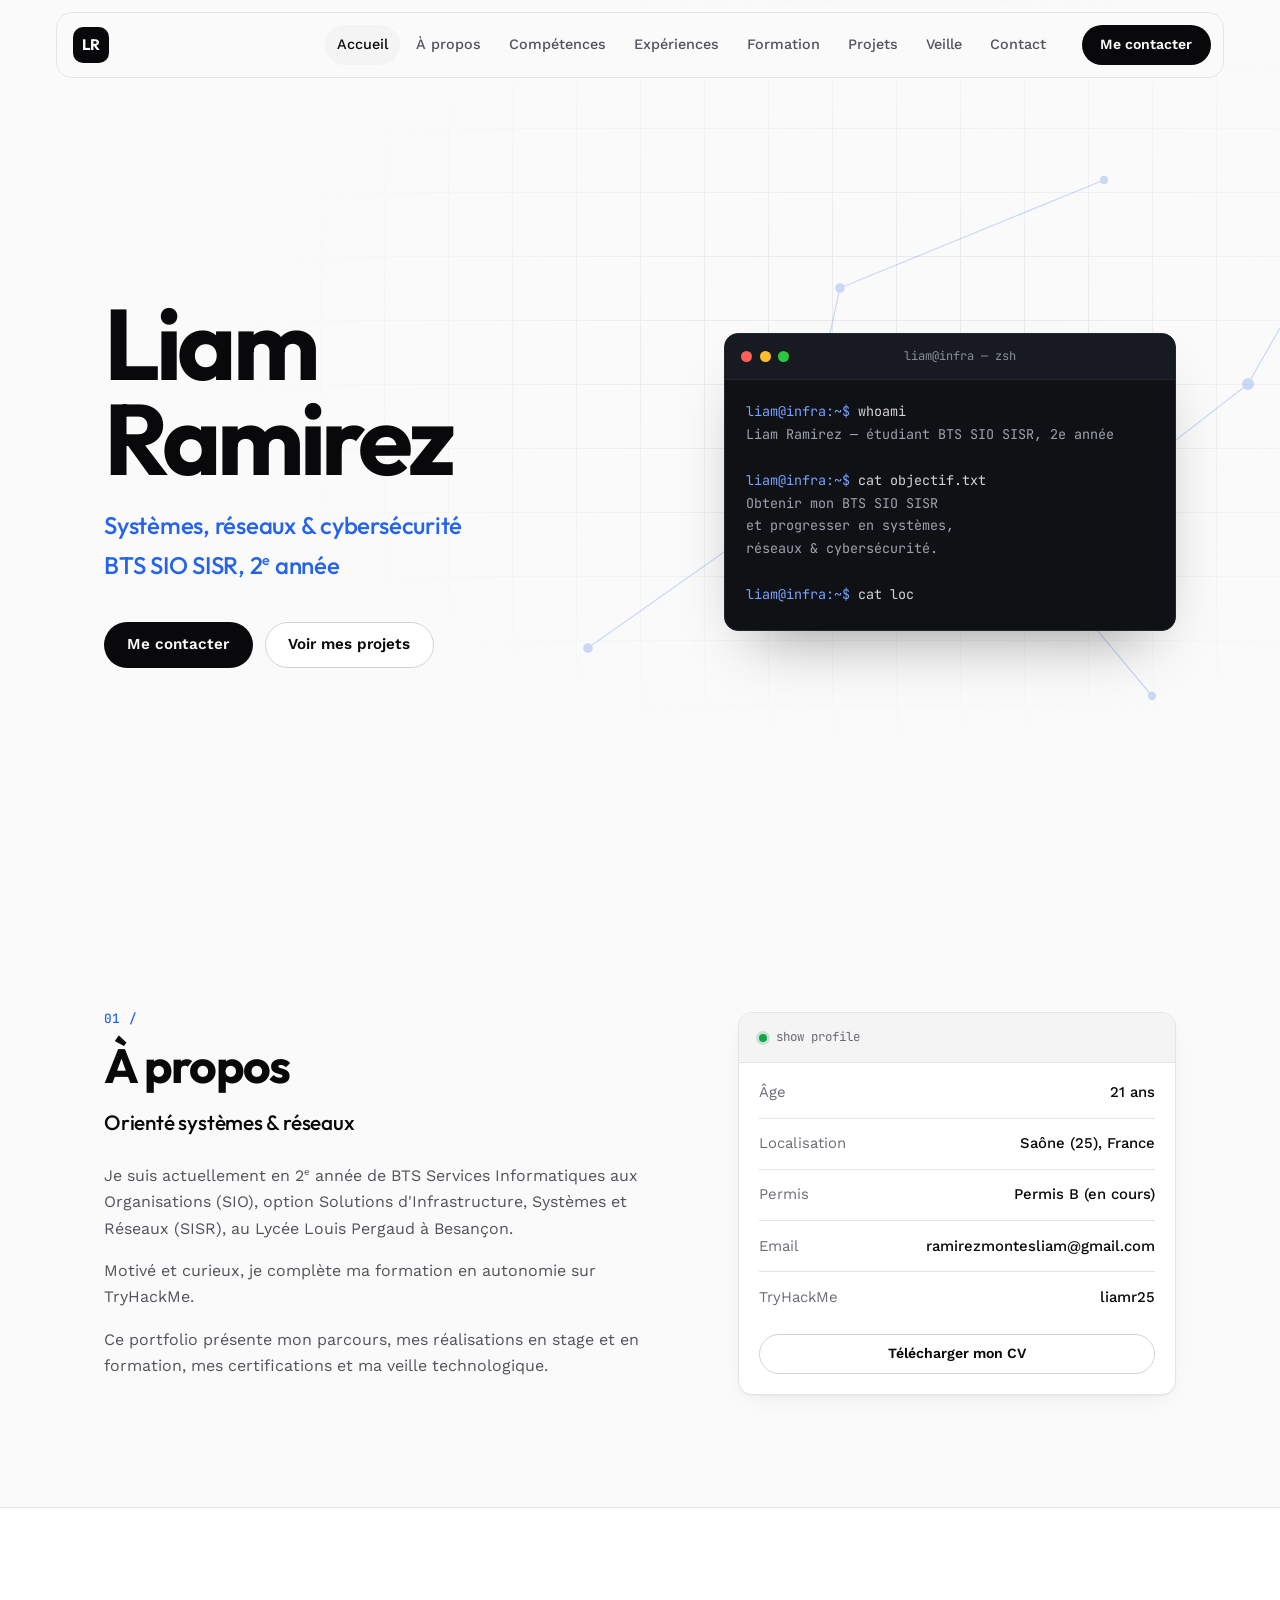
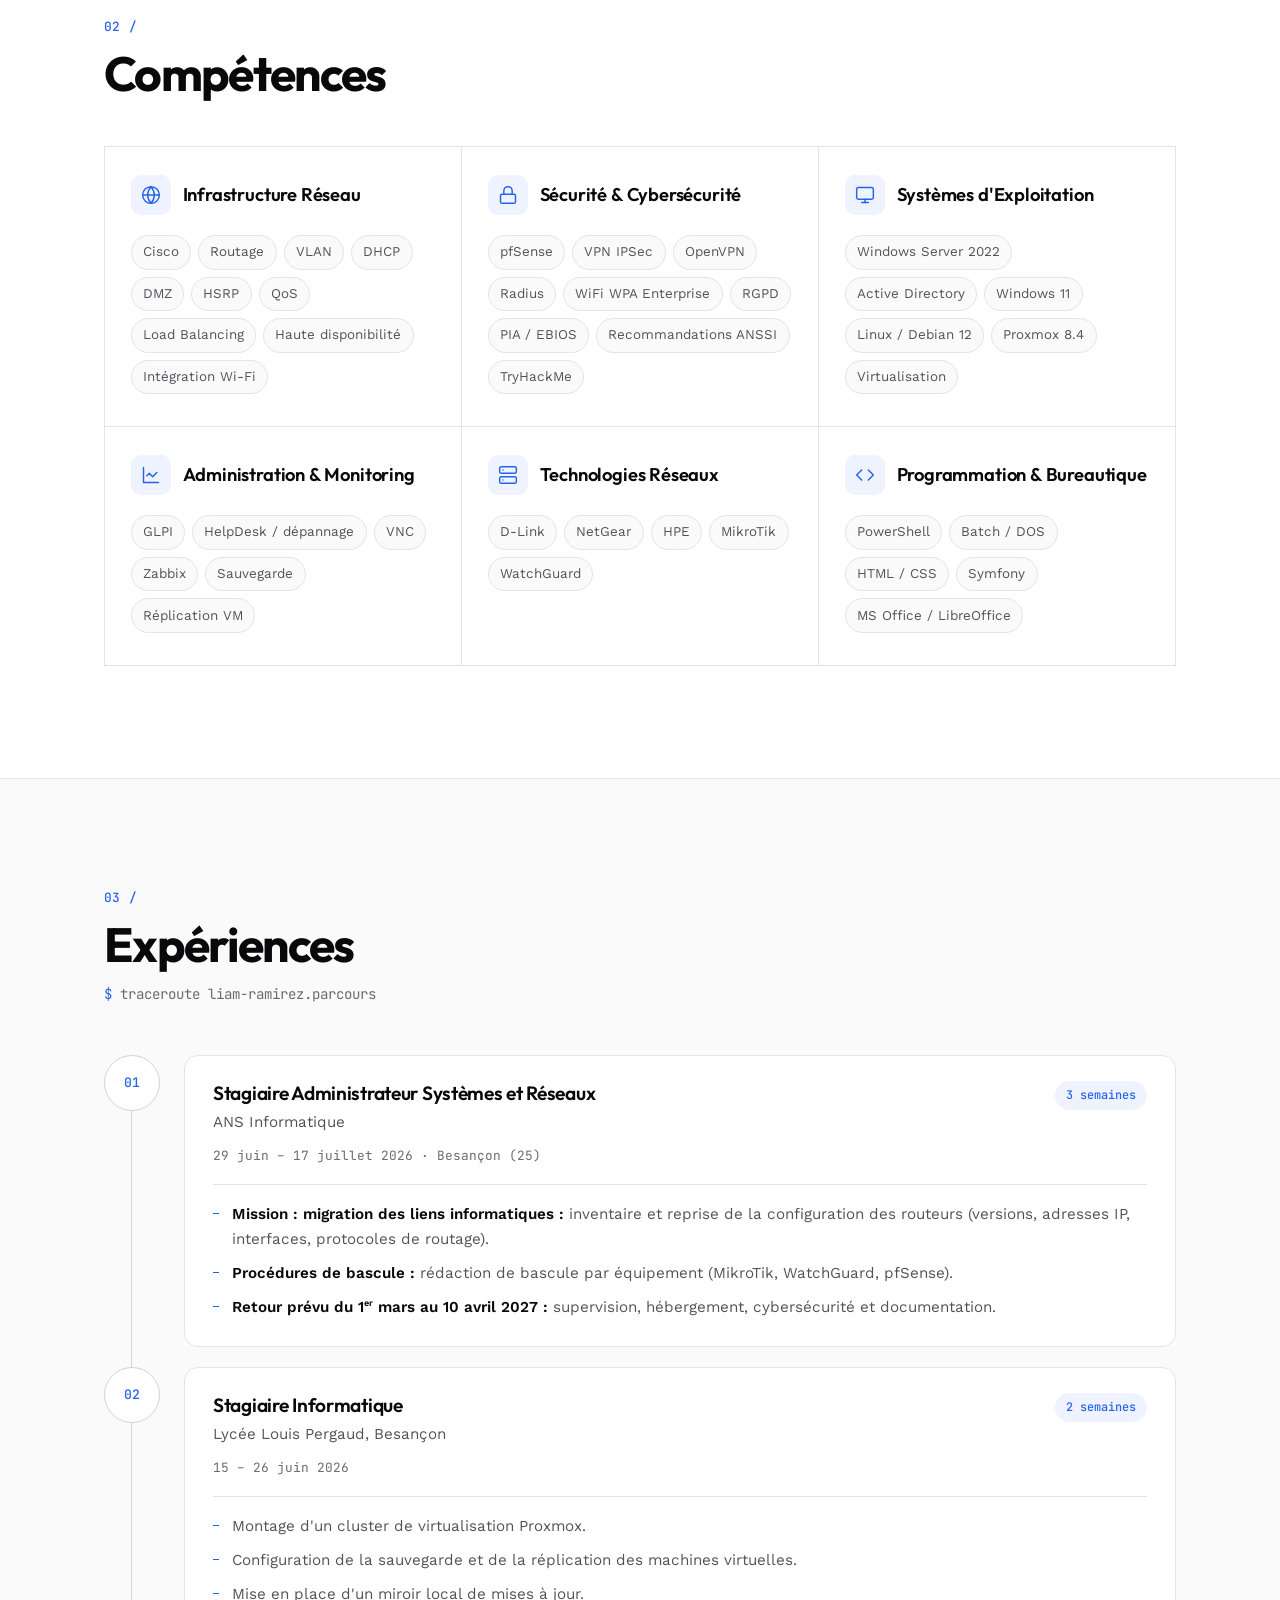
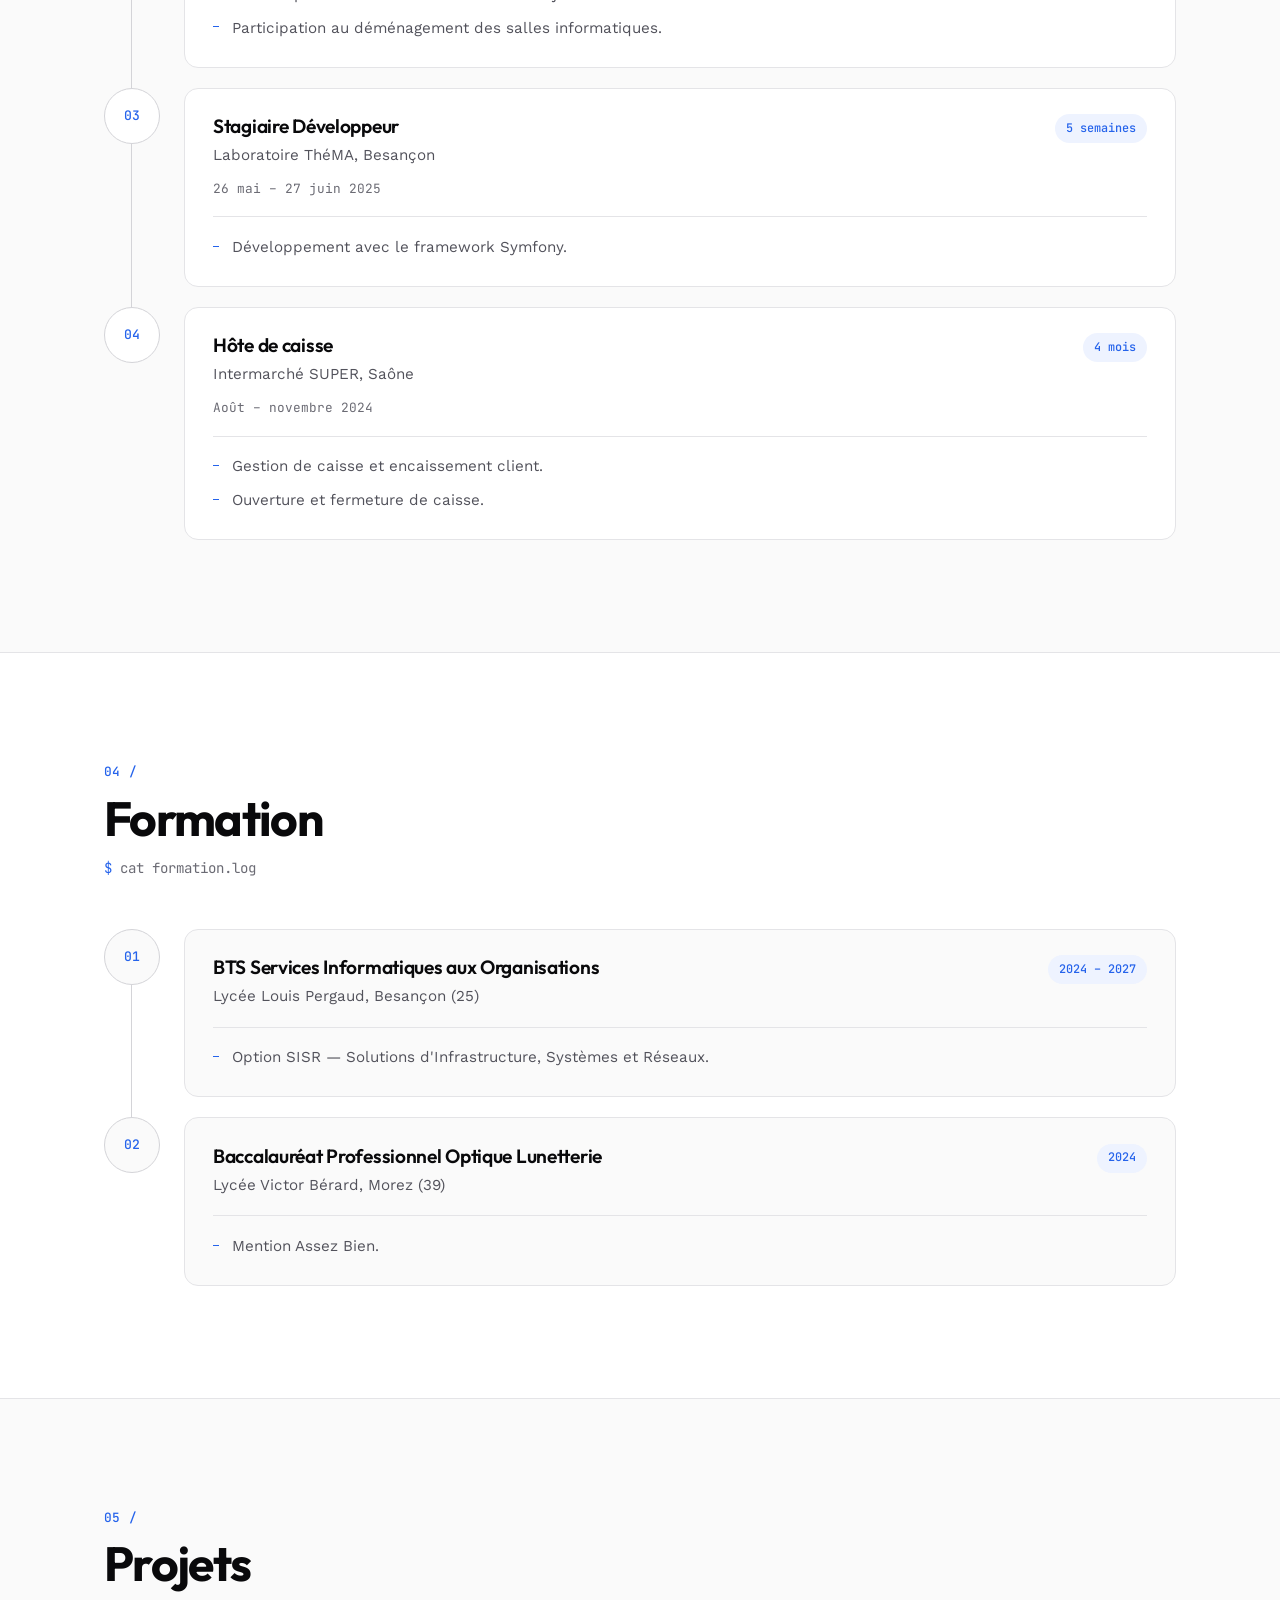
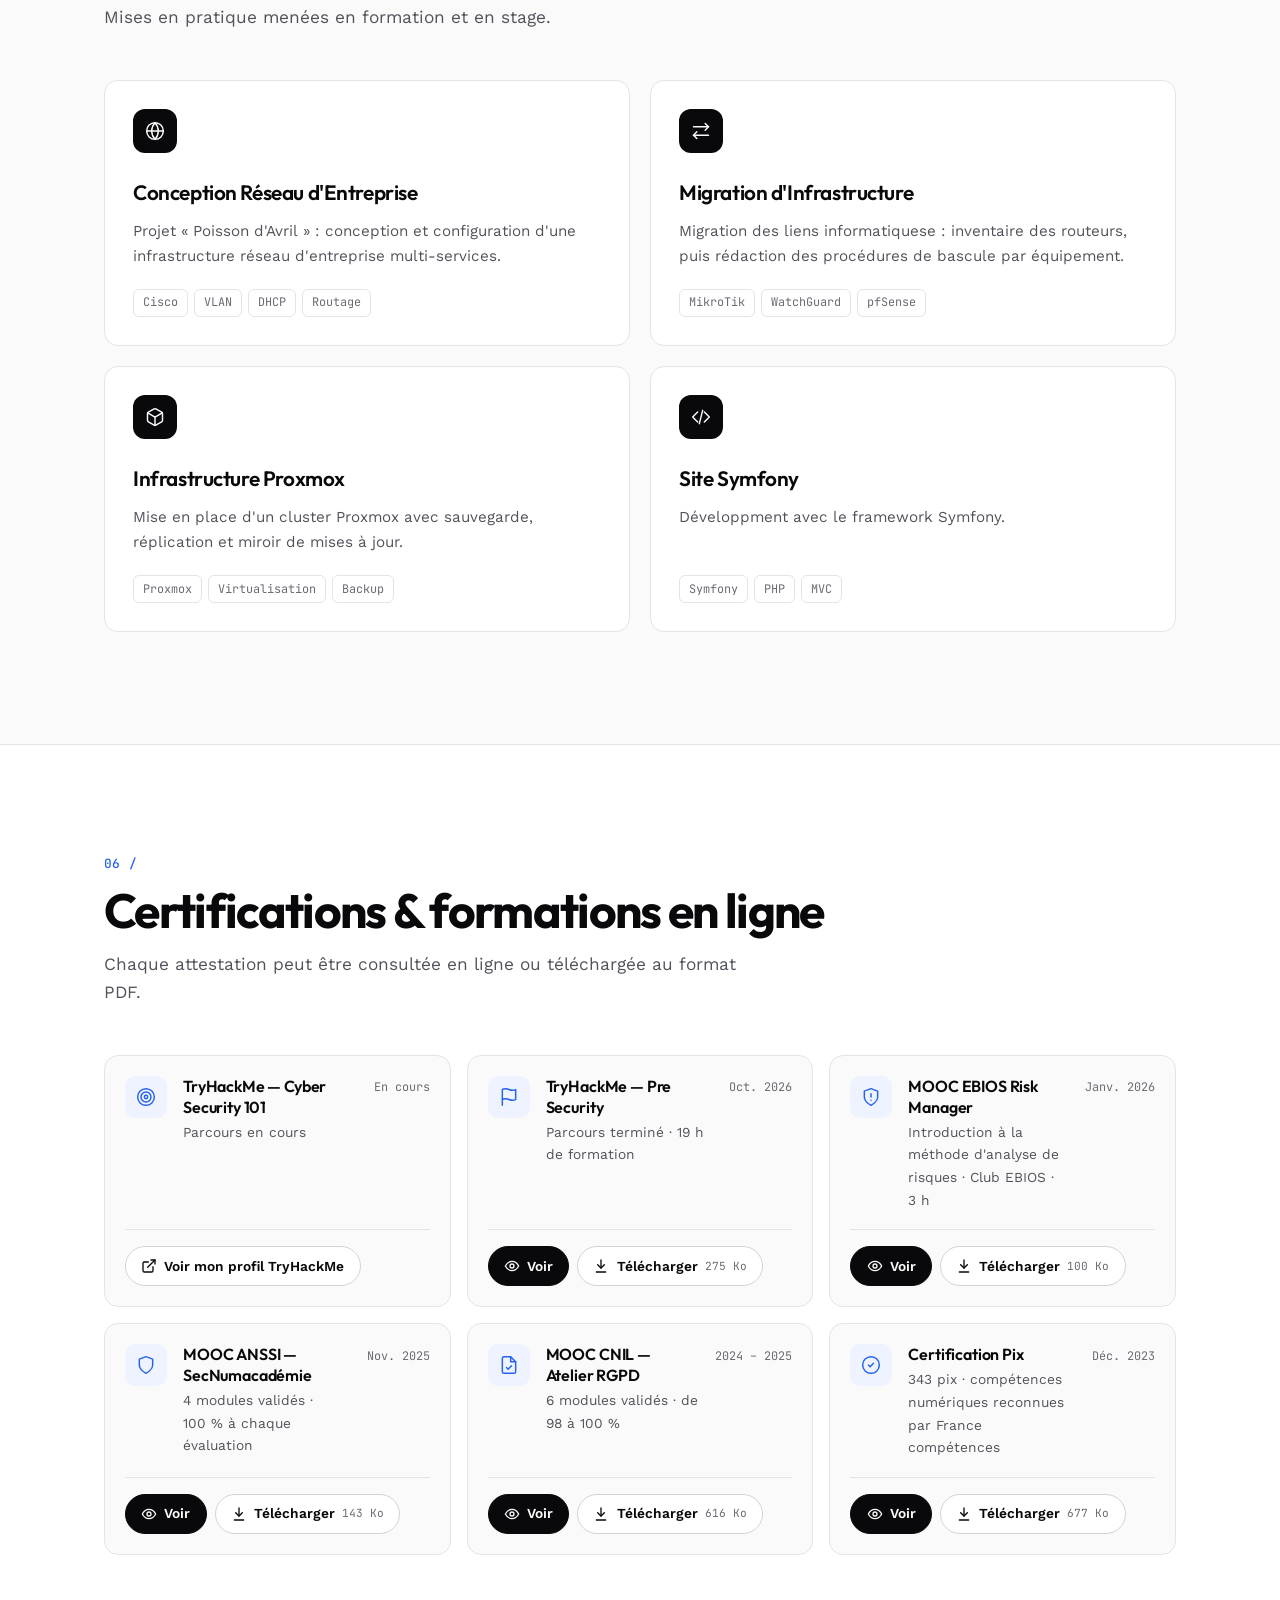
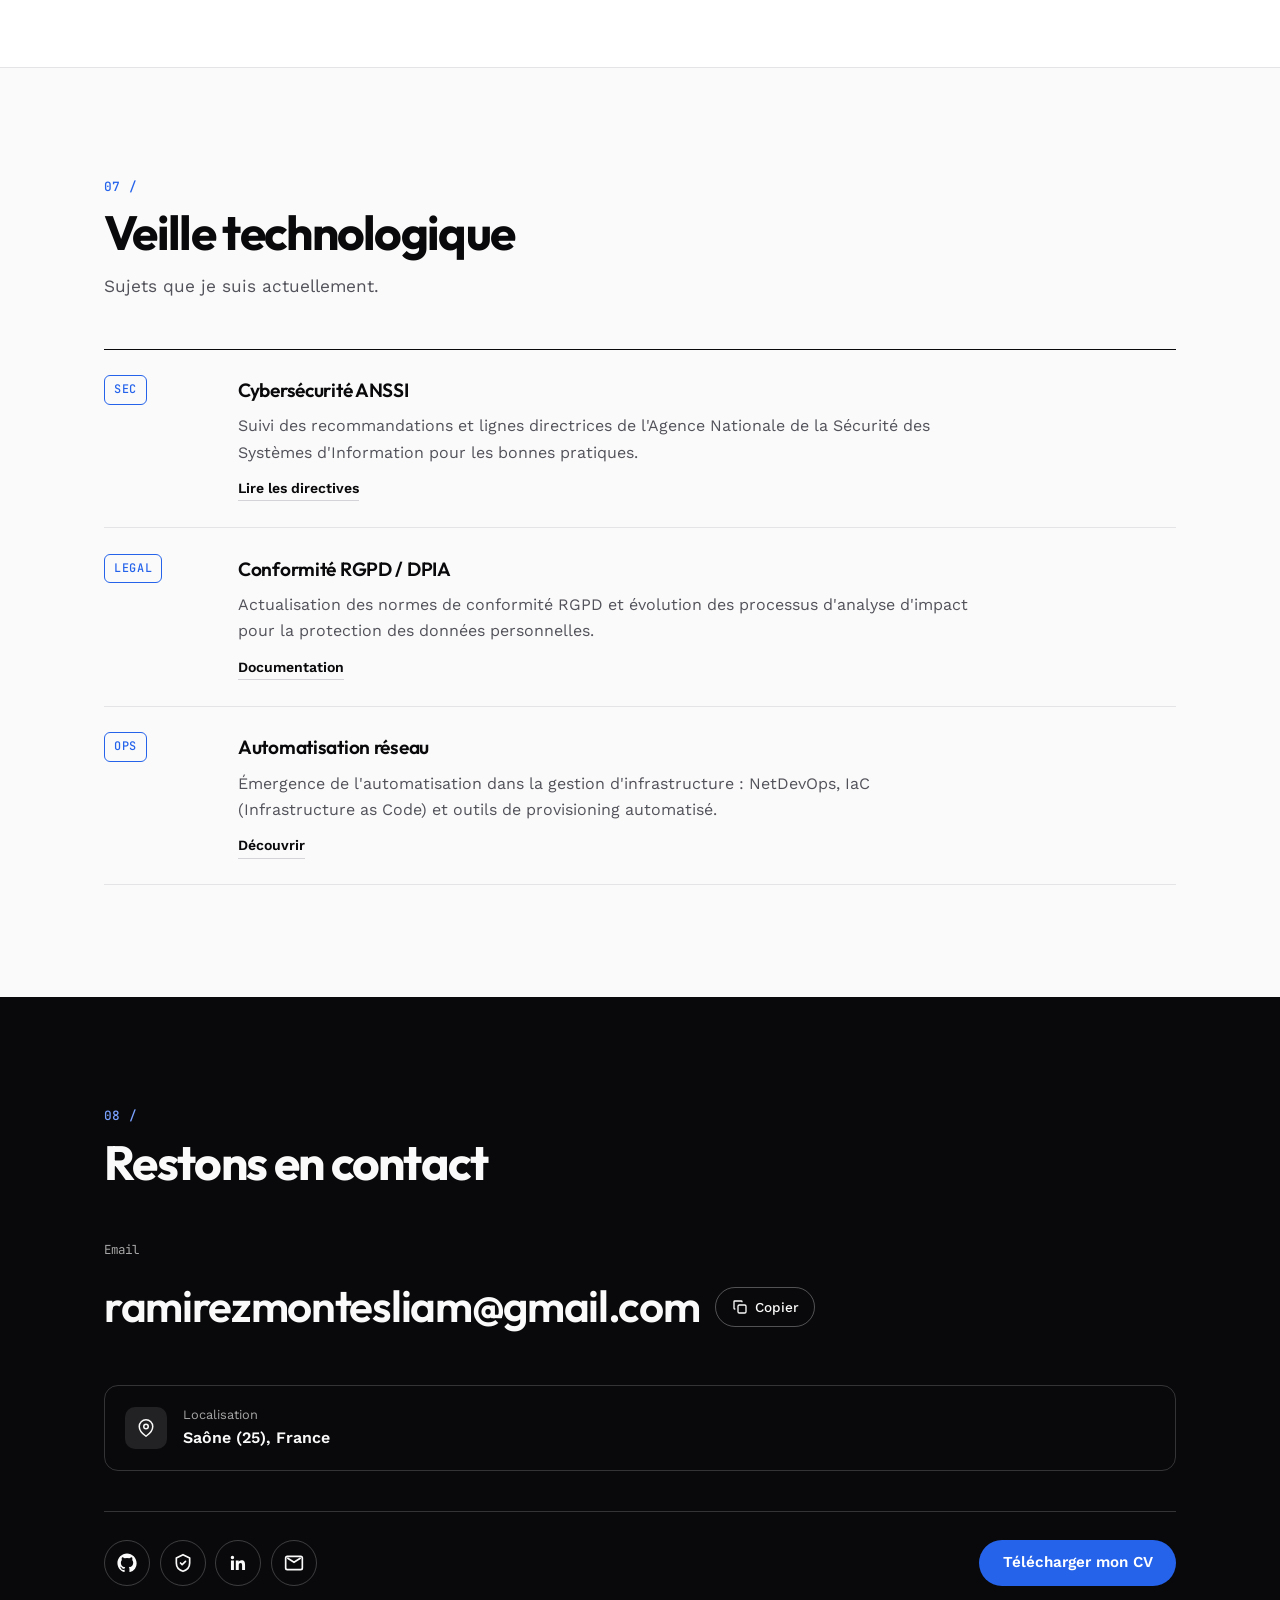
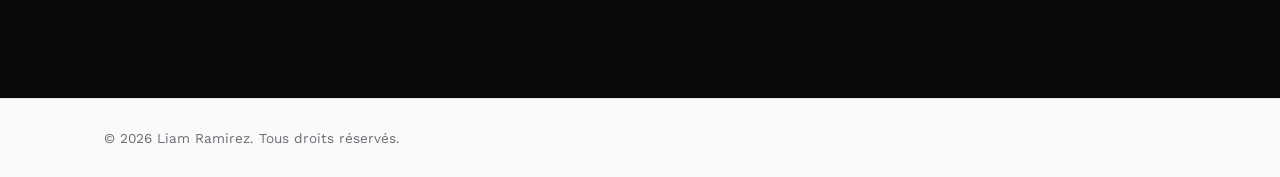
<file: index.html>
<!DOCTYPE html>
<html lang="fr">
<head>
<meta charset="UTF-8">
<meta name="viewport" content="width=device-width, initial-scale=1.0">
<title>Liam RAMIREZ | Portfolio</title>
<meta name="description" content="Portfolio de Liam Ramirez, étudiant en BTS SIO SISR à Besançon : administration systèmes, réseaux et cybersécurité. Expériences, réalisations, certifications et veille technologique.">
<meta name="theme-color" content="#fafafa" media="(prefers-color-scheme: light)">
<meta name="theme-color" content="#0b0b0d" media="(prefers-color-scheme: dark)">
<link rel="canonical" href="https://liamr25.github.io/portfolio/">

<!-- Open Graph -->
<meta property="og:type" content="website">
<meta property="og:title" content="Liam Ramirez — Infrastructure &amp; Réseaux">
<meta property="og:description" content="Étudiant en BTS SIO SISR — systèmes, réseaux et cybersécurité. Expériences, réalisations et certifications.">
<meta property="og:url" content="https://liamr25.github.io/portfolio/">
<meta property="og:locale" content="fr_FR">
<meta name="twitter:card" content="summary">
<meta name="twitter:title" content="Liam Ramirez — Infrastructure &amp; Réseaux">
<meta name="twitter:description" content="Étudiant BTS SIO SISR — infrastructure réseau, sécurité et systèmes.">

<link rel="icon" type="image/svg+xml" href="favicon.svg">

<link rel="preconnect" href="https://fonts.googleapis.com">
<link rel="preconnect" href="https://fonts.gstatic.com" crossorigin>
<link href="https://fonts.googleapis.com/css2?family=JetBrains+Mono:wght@400;500&family=Outfit:wght@500;600;700&family=Work+Sans:wght@400;500;600&display=swap" rel="stylesheet">

<link rel="stylesheet" href="style.css">
</head>
<body>

<a class="skip-link" href="#contenu">Aller au contenu</a>

<!-- ============ NAV ============ -->
<header class="site-nav" id="site-nav">
  <div class="nav-inner">
    <a href="#accueil" class="nav-logo" aria-label="Retour à l'accueil">
      <span class="nav-logo__mark">LR</span>
    </a>

    <nav class="nav-links" id="nav-links" aria-label="Navigation principale">
      <a href="#accueil" data-nav>Accueil</a>
      <a href="#apropos" data-nav>À propos</a>
      <a href="#competences" data-nav>Compétences</a>
      <a href="#experiences" data-nav>Expériences</a>
      <a href="#formation" data-nav>Formation</a>
      <a href="#projets" data-nav>Projets</a>
      <a href="#veille" data-nav>Veille</a>
      <a href="#contact" data-nav>Contact</a>
    </nav>

    <a href="#contact" class="btn btn--sm btn--primary nav-cta">Me contacter</a>

    <button class="nav-toggle" id="nav-toggle" aria-label="Ouvrir le menu" aria-expanded="false" aria-controls="nav-links">
      <span></span><span></span><span></span>
    </button>
  </div>
  <div class="nav-progress" id="nav-progress" aria-hidden="true"></div>
</header>

<main id="contenu">

  <!-- ============ HERO ============ -->
  <section class="hero" id="accueil">
    <div class="hero-grid" aria-hidden="true"></div>
    <svg class="hero-topology" viewBox="0 0 800 600" aria-hidden="true" preserveAspectRatio="xMidYMid slice">
      <g class="topo-lines" stroke="currentColor" fill="none" stroke-width="1">
        <path d="M 90 480 L 260 360 L 460 400 L 640 260" />
        <path d="M 260 360 L 300 180" />
        <path d="M 460 400 L 560 520" />
        <path d="M 640 260 L 720 120" />
        <path d="M 300 180 L 520 90" />
      </g>
      <g class="topo-nodes" fill="currentColor">
        <circle cx="90" cy="480" r="4"/>
        <circle cx="260" cy="360" r="5"/>
        <circle cx="460" cy="400" r="4"/>
        <circle cx="640" cy="260" r="5"/>
        <circle cx="300" cy="180" r="4"/>
        <circle cx="560" cy="520" r="3.5"/>
        <circle cx="720" cy="120" r="3.5"/>
        <circle cx="520" cy="90" r="3.5"/>
      </g>
      <circle class="topo-pulse" r="3.5">
        <animateMotion dur="6s" repeatCount="indefinite" path="M 90 480 L 260 360 L 460 400 L 640 260 L 720 120" />
      </circle>
    </svg>

    <div class="hero-inner">
      <div class="hero-copy">
        <h1 class="hero-title">Liam Ramirez</h1>
        <p class="hero-role">Systèmes, réseaux &amp; cybersécurité <br> BTS SIO SISR, 2<sup>e</sup> année</p>
        <div class="hero-actions">
          <a href="#contact" class="btn btn--primary">Me contacter</a>
          <a href="#projets" class="btn btn--ghost">Voir mes projets</a>
        </div>
      </div>

      <div class="hero-terminal" role="img" aria-label="Terminal simulé affichant une brève présentation de Liam Ramirez">
        <div class="terminal">
          <div class="terminal__bar">
            <span class="terminal__dot terminal__dot--r"></span>
            <span class="terminal__dot terminal__dot--y"></span>
            <span class="terminal__dot terminal__dot--g"></span>
            <span class="terminal__title">liam@infra&nbsp;—&nbsp;zsh</span>
          </div>
          <pre class="terminal__body" id="terminal-body" aria-hidden="true"></pre>
        </div>
      </div>
    </div>
  </section>

  <!-- ============ A PROPOS ============ -->
  <section class="section" id="apropos">
    <div class="section-inner about-layout">
      <div class="about-copy">
        <h2 class="section-title">À propos</h2>
        <p class="section-lede">Orienté systèmes & réseaux</p>
        <p>Je suis actuellement en 2<sup>e</sup> année de BTS Services Informatiques aux Organisations (SIO), option Solutions d'Infrastructure, Systèmes et Réseaux (SISR), au Lycée Louis Pergaud à Besançon.</p>
        <p>Motivé et curieux, je complète ma formation en autonomie sur TryHackMe.</p>
        <p>Ce portfolio présente mon parcours, mes réalisations en stage et en formation, mes certifications et ma veille technologique.</p>
      </div>

      <aside class="about-panel" aria-label="Informations pratiques">
        <div class="about-panel__head">
          <span class="dot dot--up" aria-hidden="true"></span>
          <span>show&nbsp;profile</span>
        </div>
        <dl class="about-facts">
          <div class="about-facts__row">
            <dt>Âge</dt>
            <dd>21 ans</dd>
          </div>
          <div class="about-facts__row">
            <dt>Localisation</dt>
            <dd>Saône (25), France</dd>
          </div>
          <div class="about-facts__row">
            <dt>Permis</dt>
            <dd>Permis B (en cours)</dd>
          </div>
          <div class="about-facts__row">
            <dt>Email</dt>
            <dd><a href="mailto:ramirezmontesliam@gmail.com">ramirezmontesliam@gmail.com</a></dd>
          </div>
          <div class="about-facts__row">
            <dt>TryHackMe</dt>
            <dd><a href="https://tryhackme.com/p/liamr25" target="_blank" rel="noopener">liamr25</a></dd>
          </div>
        </dl>
        <a href="CV_RAMIREZ-MONTES_Liam.pdf" class="btn btn--ghost btn--sm about-panel__cta" download>Télécharger mon CV</a>
      </aside>
    </div>
  </section>

  <!-- ============ COMPETENCES ============ -->
  <section class="section section--alt" id="competences">
    <div class="section-inner">
      <h2 class="section-title">Compétences</h2>

      <div class="skills-grid">

        <div class="skill-panel">
          <h3 class="skill-panel__title"><span class="skill-panel__icon" aria-hidden="true"><svg width="20" height="20" viewBox="0 0 24 24" fill="none" stroke="currentColor" stroke-width="1.75" stroke-linecap="round" stroke-linejoin="round" aria-hidden="true"><circle cx="12" cy="12" r="10"/><path d="M2 12h20"/><path d="M12 2a15.3 15.3 0 0 1 4 10 15.3 15.3 0 0 1-4 10 15.3 15.3 0 0 1-4-10 15.3 15.3 0 0 1 4-10z"/></svg></span>Infrastructure Réseau</h3>
          <ul class="skill-list">
            <li><span class="dot dot--up" aria-hidden="true"></span>Cisco</li>
            <li><span class="dot dot--up" aria-hidden="true"></span>Routage</li>
            <li><span class="dot dot--up" aria-hidden="true"></span>VLAN</li>
            <li><span class="dot dot--up" aria-hidden="true"></span>DHCP</li>
            <li><span class="dot dot--up" aria-hidden="true"></span>DMZ</li>
            <li><span class="dot dot--up" aria-hidden="true"></span>HSRP</li>
            <li><span class="dot dot--up" aria-hidden="true"></span>QoS</li>
            <li><span class="dot dot--up" aria-hidden="true"></span>Load Balancing</li>
            <li><span class="dot dot--up" aria-hidden="true"></span>Haute disponibilité</li>
            <li><span class="dot dot--up" aria-hidden="true"></span>Intégration Wi-Fi</li>
          </ul>
        </div>

        <div class="skill-panel">
          <h3 class="skill-panel__title"><span class="skill-panel__icon" aria-hidden="true"><svg width="20" height="20" viewBox="0 0 24 24" fill="none" stroke="currentColor" stroke-width="1.75" stroke-linecap="round" stroke-linejoin="round" aria-hidden="true"><rect x="3" y="11" width="18" height="11" rx="2"/><path d="M7 11V7a5 5 0 0 1 10 0v4"/></svg></span>Sécurité &amp; Cybersécurité</h3>
          <ul class="skill-list">
            <li><span class="dot dot--up" aria-hidden="true"></span>pfSense</li>
            <li><span class="dot dot--up" aria-hidden="true"></span>VPN IPSec</li>
            <li><span class="dot dot--up" aria-hidden="true"></span>OpenVPN</li>
            <li><span class="dot dot--up" aria-hidden="true"></span>Radius</li>
            <li><span class="dot dot--up" aria-hidden="true"></span>WiFi WPA Enterprise</li>
            <li><span class="dot dot--up" aria-hidden="true"></span>RGPD</li>
            <li><span class="dot dot--up" aria-hidden="true"></span>PIA / EBIOS</li>
            <li><span class="dot dot--up" aria-hidden="true"></span>Recommandations ANSSI</li>
            <li><span class="dot dot--up" aria-hidden="true"></span>TryHackMe</li>
          </ul>
        </div>

        <div class="skill-panel">
          <h3 class="skill-panel__title"><span class="skill-panel__icon" aria-hidden="true"><svg width="20" height="20" viewBox="0 0 24 24" fill="none" stroke="currentColor" stroke-width="1.75" stroke-linecap="round" stroke-linejoin="round" aria-hidden="true"><rect x="2" y="3" width="20" height="14" rx="2"/><path d="M8 21h8"/><path d="M12 17v4"/></svg></span>Systèmes d'Exploitation</h3>
          <ul class="skill-list">
            <li><span class="dot dot--up" aria-hidden="true"></span>Windows Server 2022</li>
            <li><span class="dot dot--up" aria-hidden="true"></span>Active Directory</li>
            <li><span class="dot dot--up" aria-hidden="true"></span>Windows 11</li>
            <li><span class="dot dot--up" aria-hidden="true"></span>Linux / Debian 12</li>
            <li><span class="dot dot--up" aria-hidden="true"></span>Proxmox 8.4</li>
            <li><span class="dot dot--up" aria-hidden="true"></span>Virtualisation</li>
          </ul>
        </div>

        <div class="skill-panel">
          <h3 class="skill-panel__title"><span class="skill-panel__icon" aria-hidden="true"><svg width="20" height="20" viewBox="0 0 24 24" fill="none" stroke="currentColor" stroke-width="1.75" stroke-linecap="round" stroke-linejoin="round" aria-hidden="true"><path d="M3 3v18h18"/><path d="m19 9-5 5-4-4-3 3"/></svg></span>Administration &amp; Monitoring</h3>
          <ul class="skill-list">
            <li><span class="dot dot--up" aria-hidden="true"></span>GLPI</li>
            <li><span class="dot dot--up" aria-hidden="true"></span>HelpDesk / dépannage</li>
            <li><span class="dot dot--up" aria-hidden="true"></span>VNC</li>
            <li><span class="dot dot--up" aria-hidden="true"></span>Zabbix</li>
            <li><span class="dot dot--up" aria-hidden="true"></span>Sauvegarde</li>
            <li><span class="dot dot--up" aria-hidden="true"></span>Réplication VM</li>
          </ul>
        </div>

        <div class="skill-panel">
          <h3 class="skill-panel__title"><span class="skill-panel__icon" aria-hidden="true"><svg width="20" height="20" viewBox="0 0 24 24" fill="none" stroke="currentColor" stroke-width="1.75" stroke-linecap="round" stroke-linejoin="round" aria-hidden="true"><rect x="2" y="2" width="20" height="8" rx="2"/><rect x="2" y="14" width="20" height="8" rx="2"/><path d="M6 6h.01"/><path d="M6 18h.01"/></svg></span>Technologies Réseaux</h3>
          <ul class="skill-list">
            <li><span class="dot dot--up" aria-hidden="true"></span>D-Link</li>
            <li><span class="dot dot--up" aria-hidden="true"></span>NetGear</li>
            <li><span class="dot dot--up" aria-hidden="true"></span>HPE</li>
            <li><span class="dot dot--up" aria-hidden="true"></span>MikroTik</li>
            <li><span class="dot dot--up" aria-hidden="true"></span>WatchGuard</li>
          </ul>
        </div>

        <div class="skill-panel">
          <h3 class="skill-panel__title"><span class="skill-panel__icon" aria-hidden="true"><svg width="20" height="20" viewBox="0 0 24 24" fill="none" stroke="currentColor" stroke-width="1.75" stroke-linecap="round" stroke-linejoin="round" aria-hidden="true"><path d="m16 18 6-6-6-6"/><path d="m8 6-6 6 6 6"/></svg></span>Programmation &amp; Bureautique</h3>
          <ul class="skill-list">
            <li><span class="dot dot--up" aria-hidden="true"></span>PowerShell</li>
            <li><span class="dot dot--up" aria-hidden="true"></span>Batch / DOS</li>
            <li><span class="dot dot--up" aria-hidden="true"></span>HTML / CSS</li>
            <li><span class="dot dot--up" aria-hidden="true"></span>Symfony</li>
            <li><span class="dot dot--up" aria-hidden="true"></span>MS Office / LibreOffice</li>
          </ul>
        </div>

      </div>
    </div>
  </section>

  <!-- ============ EXPERIENCES ============ -->
  <section class="section" id="experiences">
    <div class="section-inner">
      <h2 class="section-title">Expériences</h2>
      <p class="section-lede section-lede--mono">traceroute&nbsp;liam-ramirez.parcours</p>

      <ol class="trace">

        <li class="hop">
          <div class="hop__marker"><span class="hop__num">01</span></div>
          <div class="hop__card">
            <div class="hop__head">
              <div>
                <h3 class="hop__role">Stagiaire Administrateur Systèmes et Réseaux</h3>
                <p class="hop__org">ANS Informatique</p>
              </div>
              <span class="hop__duration">3 semaines</span>
            </div>
            <p class="hop__dates">29 juin – 17 juillet 2026 · Besançon (25)</p>
            <ul class="hop__list">
              <li><strong>Mission : migration des liens informatiques&nbsp;:</strong> inventaire et reprise de la configuration des routeurs (versions, adresses IP, interfaces, protocoles de routage).</li>
              <li><strong>Procédures de bascule&nbsp;:</strong> rédaction de bascule par équipement (MikroTik, WatchGuard, pfSense).</li>
              <li><strong>Retour prévu du 1<sup>er</sup> mars au 10 avril 2027&nbsp;:</strong> supervision, hébergement, cybersécurité et documentation.</li>
            </ul>
          </div>
        </li>

        <li class="hop">
          <div class="hop__marker"><span class="hop__num">02</span></div>
          <div class="hop__card">
            <div class="hop__head">
              <div>
                <h3 class="hop__role">Stagiaire Informatique</h3>
                <p class="hop__org">Lycée Louis Pergaud, Besançon</p>
              </div>
              <span class="hop__duration">2 semaines</span>
            </div>
            <p class="hop__dates">15 – 26 juin 2026</p>
            <ul class="hop__list">
              <li>Montage d'un cluster de virtualisation Proxmox.</li>
              <li>Configuration de la sauvegarde et de la réplication des machines virtuelles.</li>
              <li>Mise en place d'un miroir local de mises à jour.</li>
              <li>Participation au déménagement des salles informatiques.</li>
            </ul>
          </div>
        </li>

        <li class="hop">
          <div class="hop__marker"><span class="hop__num">03</span></div>
          <div class="hop__card">
            <div class="hop__head">
              <div>
                <h3 class="hop__role">Stagiaire Développeur</h3>
                <p class="hop__org">Laboratoire ThéMA, Besançon</p>
              </div>
              <span class="hop__duration">5 semaines</span>
            </div>
            <p class="hop__dates">26 mai – 27 juin 2025</p>
            <ul class="hop__list">
              <li>Développement avec le framework Symfony.</li>
            </ul>
          </div>
        </li>

        <li class="hop">
          <div class="hop__marker"><span class="hop__num">04</span></div>
          <div class="hop__card">
            <div class="hop__head">
              <div>
                <h3 class="hop__role">Hôte de caisse</h3>
                <p class="hop__org">Intermarché SUPER, Saône</p>
              </div>
              <span class="hop__duration">4 mois</span>
            </div>
            <p class="hop__dates">Août – novembre 2024</p>
            <ul class="hop__list">
              <li>Gestion de caisse et encaissement client.</li>
              <li>Ouverture et fermeture de caisse.</li>
            </ul>
          </div>
        </li>

      </ol>
    </div>
  </section>

  <!-- ============ FORMATION ============ -->
  <section class="section section--alt" id="formation">
    <div class="section-inner">
      <h2 class="section-title">Formation</h2>
      <p class="section-lede section-lede--mono">cat&nbsp;formation.log</p>

      <ol class="trace">

        <li class="hop">
          <div class="hop__marker"><span class="hop__num">01</span></div>
          <div class="hop__card">
            <div class="hop__head">
              <div>
                <h3 class="hop__role">BTS Services Informatiques aux Organisations</h3>
                <p class="hop__org">Lycée Louis Pergaud, Besançon (25)</p>
              </div>
              <span class="hop__duration">2024 – 2027</span>
            </div>
            <ul class="hop__list">
              <li>Option SISR — Solutions d'Infrastructure, Systèmes et Réseaux.</li>
            </ul>
          </div>
        </li>

        <li class="hop">
          <div class="hop__marker"><span class="hop__num">02</span></div>
          <div class="hop__card">
            <div class="hop__head">
              <div>
                <h3 class="hop__role">Baccalauréat Professionnel Optique Lunetterie</h3>
                <p class="hop__org">Lycée Victor Bérard, Morez (39)</p>
              </div>
              <span class="hop__duration">2024</span>
            </div>
            <ul class="hop__list">
              <li>Mention Assez Bien.</li>
            </ul>
          </div>
        </li>

      </ol>
    </div>
  </section>

  <!-- ============ PROJETS ============ -->
  <section class="section" id="projets">
    <div class="section-inner">
      <h2 class="section-title">Projets</h2>
      <p class="section-lede">Mises en pratique menées en formation et en stage.</p>

      <div class="projects-grid">

        <article class="project-card">
          <div class="project-card__icon" aria-hidden="true"><svg width="20" height="20" viewBox="0 0 24 24" fill="none" stroke="currentColor" stroke-width="1.75" stroke-linecap="round" stroke-linejoin="round" aria-hidden="true"><circle cx="12" cy="12" r="10"/><path d="M2 12h20"/><path d="M12 2a15.3 15.3 0 0 1 4 10 15.3 15.3 0 0 1-4 10 15.3 15.3 0 0 1-4-10 15.3 15.3 0 0 1 4-10z"/></svg></div>
          <h3 class="project-card__title">Conception Réseau d'Entreprise</h3>
          <p class="project-card__desc">Projet «&nbsp;Poisson d'Avril&nbsp;»&nbsp;: conception et configuration d'une infrastructure réseau d'entreprise multi-services.</p>
          <ul class="tag-row">
            <li>Cisco</li><li>VLAN</li><li>DHCP</li><li>Routage</li>
          </ul>
        </article>

        <article class="project-card">
          <div class="project-card__icon" aria-hidden="true"><svg width="20" height="20" viewBox="0 0 24 24" fill="none" stroke="currentColor" stroke-width="1.75" stroke-linecap="round" stroke-linejoin="round" aria-hidden="true"><path d="M17 3l4 4-4 4"/><path d="M3 7h18"/><path d="M7 21l-4-4 4-4"/><path d="M21 17H3"/></svg></div>
          <h3 class="project-card__title">Migration d'Infrastructure</h3>
          <p class="project-card__desc">Migration des liens informatiquese&nbsp;: inventaire des routeurs, puis rédaction des procédures de bascule par équipement.</p>
          <ul class="tag-row">
            <li>MikroTik</li><li>WatchGuard</li><li>pfSense</li>
          </ul>
        </article>

        <article class="project-card">
          <div class="project-card__icon" aria-hidden="true"><svg width="20" height="20" viewBox="0 0 24 24" fill="none" stroke="currentColor" stroke-width="1.75" stroke-linecap="round" stroke-linejoin="round" aria-hidden="true"><path d="M21 16V8a2 2 0 0 0-1-1.73l-7-4a2 2 0 0 0-2 0l-7 4A2 2 0 0 0 3 8v8a2 2 0 0 0 1 1.73l7 4a2 2 0 0 0 2 0l7-4A2 2 0 0 0 21 16z"/><path d="M3.27 6.96 12 12.01l8.73-5.05"/><path d="M12 22.08V12"/></svg></div>
          <h3 class="project-card__title">Infrastructure Proxmox</h3>
          <p class="project-card__desc">Mise en place d'un cluster Proxmox avec sauvegarde, réplication et miroir de mises à jour.</p>
          <ul class="tag-row">
            <li>Proxmox</li><li>Virtualisation</li><li>Backup</li>
          </ul>
        </article>

        <article class="project-card">
          <div class="project-card__icon" aria-hidden="true"><svg width="20" height="20" viewBox="0 0 24 24" fill="none" stroke="currentColor" stroke-width="1.75" stroke-linecap="round" stroke-linejoin="round" aria-hidden="true"><path d="M16 18l6-6-6-6"/><path d="M8 6l-6 6 6 6"/><path d="M14 4l-4 16"/></svg></div>
          <h3 class="project-card__title">Site Symfony</h3>
          <p class="project-card__desc">Développment avec le framework Symfony.</p>
          <ul class="tag-row">
            <li>Symfony</li><li>PHP</li><li>MVC</li>
          </ul>
        </article>

      </div>
    </div>
  </section>

  <!-- ============ CERTIFICATIONS ============ -->
  <section class="section section--alt" id="certifications">
    <div class="section-inner">
      <h2 class="section-title">Certifications &amp; formations en ligne</h2>
      <p class="section-lede">Chaque attestation peut être consultée en ligne ou téléchargée au format PDF.</p>

      <div class="certs-row">
        <article class="cert-badge">
          <div class="cert-badge__main">
            <span class="cert-badge__icon" aria-hidden="true"><svg width="20" height="20" viewBox="0 0 24 24" fill="none" stroke="currentColor" stroke-width="1.75" stroke-linecap="round" stroke-linejoin="round" aria-hidden="true"><circle cx="12" cy="12" r="10"/><circle cx="12" cy="12" r="6"/><circle cx="12" cy="12" r="2"/></svg></span>
            <div>
              <h3 class="cert-badge__title">TryHackMe — Cyber Security 101</h3>
              <p class="cert-badge__sub">Parcours en cours</p>
            </div>
            <span class="cert-badge__year">En cours</span>
          </div>
          <div class="cert-badge__actions">
            <a class="cert-btn cert-btn--ghost" href="https://tryhackme.com/p/liamr25" target="_blank" rel="noopener"><svg width="16" height="16" viewBox="0 0 24 24" fill="none" stroke="currentColor" stroke-width="2" stroke-linecap="round" stroke-linejoin="round" aria-hidden="true"><path d="M15 3h6v6"/><path d="M10 14 21 3"/><path d="M18 13v6a2 2 0 0 1-2 2H5a2 2 0 0 1-2-2V8a2 2 0 0 1 2-2h6"/></svg>Voir mon profil TryHackMe</a>
          </div>
        </article>
        <article class="cert-badge">
          <div class="cert-badge__main">
            <span class="cert-badge__icon" aria-hidden="true"><svg width="20" height="20" viewBox="0 0 24 24" fill="none" stroke="currentColor" stroke-width="1.75" stroke-linecap="round" stroke-linejoin="round" aria-hidden="true"><path d="M4 15s1-1 4-1 5 2 8 2 4-1 4-1V3s-1 1-4 1-5-2-8-2-4 1-4 1z"/><path d="M4 22v-7"/></svg></span>
            <div>
              <h3 class="cert-badge__title">TryHackMe — Pre Security</h3>
              <p class="cert-badge__sub">Parcours terminé · 19&nbsp;h de formation</p>
            </div>
            <span class="cert-badge__year">Oct. 2026</span>
          </div>
          <div class="cert-badge__actions">
            <a class="cert-btn" href="certifications/tryhackme-pre-security.pdf" target="_blank" rel="noopener" data-cert-view data-cert-title="TryHackMe — Pre Security" data-cert-pages="certifications/apercus/tryhackme-pre-security-1.webp"><svg width="16" height="16" viewBox="0 0 24 24" fill="none" stroke="currentColor" stroke-width="2" stroke-linecap="round" stroke-linejoin="round" aria-hidden="true"><path d="M2 12s3.6-7 10-7 10 7 10 7-3.6 7-10 7S2 12 2 12z"/><circle cx="12" cy="12" r="3"/></svg>Voir</a>
            <a class="cert-btn cert-btn--ghost" href="certifications/tryhackme-pre-security.pdf" download><svg width="16" height="16" viewBox="0 0 24 24" fill="none" stroke="currentColor" stroke-width="2" stroke-linecap="round" stroke-linejoin="round" aria-hidden="true"><path d="M12 3v12"/><path d="m7 10 5 5 5-5"/><path d="M5 21h14"/></svg>Télécharger <span class="cert-btn__meta">275 Ko</span></a>
          </div>
        </article>
        <article class="cert-badge">
          <div class="cert-badge__main">
            <span class="cert-badge__icon" aria-hidden="true"><svg width="20" height="20" viewBox="0 0 24 24" fill="none" stroke="currentColor" stroke-width="1.75" stroke-linecap="round" stroke-linejoin="round" aria-hidden="true"><path d="M12 22s8-4 8-10V5l-8-3-8 3v7c0 6 8 10 8 10z"/><path d="M12 8v4"/><path d="M12 16h.01"/></svg></span>
            <div>
              <h3 class="cert-badge__title">MOOC EBIOS Risk Manager</h3>
              <p class="cert-badge__sub">Introduction à la méthode d'analyse de risques · Club EBIOS · 3&nbsp;h</p>
            </div>
            <span class="cert-badge__year">Janv. 2026</span>
          </div>
          <div class="cert-badge__actions">
            <a class="cert-btn" href="certifications/mooc-ebios-risk-manager.pdf" target="_blank" rel="noopener" data-cert-view data-cert-title="MOOC EBIOS Risk Manager" data-cert-pages="certifications/apercus/mooc-ebios-risk-manager-1.webp"><svg width="16" height="16" viewBox="0 0 24 24" fill="none" stroke="currentColor" stroke-width="2" stroke-linecap="round" stroke-linejoin="round" aria-hidden="true"><path d="M2 12s3.6-7 10-7 10 7 10 7-3.6 7-10 7S2 12 2 12z"/><circle cx="12" cy="12" r="3"/></svg>Voir</a>
            <a class="cert-btn cert-btn--ghost" href="certifications/mooc-ebios-risk-manager.pdf" download><svg width="16" height="16" viewBox="0 0 24 24" fill="none" stroke="currentColor" stroke-width="2" stroke-linecap="round" stroke-linejoin="round" aria-hidden="true"><path d="M12 3v12"/><path d="m7 10 5 5 5-5"/><path d="M5 21h14"/></svg>Télécharger <span class="cert-btn__meta">100 Ko</span></a>
          </div>
        </article>
        <article class="cert-badge">
          <div class="cert-badge__main">
            <span class="cert-badge__icon" aria-hidden="true"><svg width="20" height="20" viewBox="0 0 24 24" fill="none" stroke="currentColor" stroke-width="1.75" stroke-linecap="round" stroke-linejoin="round" aria-hidden="true"><path d="M12 22s8-4 8-10V5l-8-3-8 3v7c0 6 8 10 8 10z"/></svg></span>
            <div>
              <h3 class="cert-badge__title">MOOC ANSSI — SecNumacadémie</h3>
              <p class="cert-badge__sub">4 modules validés · 100&nbsp;% à chaque évaluation</p>
            </div>
            <span class="cert-badge__year">Nov. 2025</span>
          </div>
          <div class="cert-badge__actions">
            <a class="cert-btn" href="certifications/mooc-anssi-secnumacademie.pdf" target="_blank" rel="noopener" data-cert-view data-cert-title="MOOC ANSSI — SecNumacadémie" data-cert-pages="certifications/apercus/mooc-anssi-secnumacademie-1.webp"><svg width="16" height="16" viewBox="0 0 24 24" fill="none" stroke="currentColor" stroke-width="2" stroke-linecap="round" stroke-linejoin="round" aria-hidden="true"><path d="M2 12s3.6-7 10-7 10 7 10 7-3.6 7-10 7S2 12 2 12z"/><circle cx="12" cy="12" r="3"/></svg>Voir</a>
            <a class="cert-btn cert-btn--ghost" href="certifications/mooc-anssi-secnumacademie.pdf" download><svg width="16" height="16" viewBox="0 0 24 24" fill="none" stroke="currentColor" stroke-width="2" stroke-linecap="round" stroke-linejoin="round" aria-hidden="true"><path d="M12 3v12"/><path d="m7 10 5 5 5-5"/><path d="M5 21h14"/></svg>Télécharger <span class="cert-btn__meta">143 Ko</span></a>
          </div>
        </article>
        <article class="cert-badge">
          <div class="cert-badge__main">
            <span class="cert-badge__icon" aria-hidden="true"><svg width="20" height="20" viewBox="0 0 24 24" fill="none" stroke="currentColor" stroke-width="1.75" stroke-linecap="round" stroke-linejoin="round" aria-hidden="true"><path d="M14 2H6a2 2 0 0 0-2 2v16a2 2 0 0 0 2 2h12a2 2 0 0 0 2-2V8z"/><path d="M14 2v6h6"/><path d="m9 15 2 2 4-4"/></svg></span>
            <div>
              <h3 class="cert-badge__title">MOOC CNIL — Atelier RGPD</h3>
              <p class="cert-badge__sub">6 modules validés · de 98 à 100&nbsp;%</p>
            </div>
            <span class="cert-badge__year">2024 – 2025</span>
          </div>
          <div class="cert-badge__actions">
            <a class="cert-btn" href="certifications/mooc-cnil-rgpd.pdf" target="_blank" rel="noopener" data-cert-view data-cert-title="MOOC CNIL — Atelier RGPD" data-cert-pages="certifications/apercus/mooc-cnil-rgpd-1.webp,certifications/apercus/mooc-cnil-rgpd-2.webp,certifications/apercus/mooc-cnil-rgpd-3.webp,certifications/apercus/mooc-cnil-rgpd-4.webp,certifications/apercus/mooc-cnil-rgpd-5.webp,certifications/apercus/mooc-cnil-rgpd-6.webp"><svg width="16" height="16" viewBox="0 0 24 24" fill="none" stroke="currentColor" stroke-width="2" stroke-linecap="round" stroke-linejoin="round" aria-hidden="true"><path d="M2 12s3.6-7 10-7 10 7 10 7-3.6 7-10 7S2 12 2 12z"/><circle cx="12" cy="12" r="3"/></svg>Voir</a>
            <a class="cert-btn cert-btn--ghost" href="certifications/mooc-cnil-rgpd.pdf" download><svg width="16" height="16" viewBox="0 0 24 24" fill="none" stroke="currentColor" stroke-width="2" stroke-linecap="round" stroke-linejoin="round" aria-hidden="true"><path d="M12 3v12"/><path d="m7 10 5 5 5-5"/><path d="M5 21h14"/></svg>Télécharger <span class="cert-btn__meta">616 Ko</span></a>
          </div>
        </article>
        <article class="cert-badge">
          <div class="cert-badge__main">
            <span class="cert-badge__icon" aria-hidden="true"><svg width="20" height="20" viewBox="0 0 24 24" fill="none" stroke="currentColor" stroke-width="1.75" stroke-linecap="round" stroke-linejoin="round" aria-hidden="true"><circle cx="12" cy="12" r="10"/><path d="m9 12 2 2 4-4"/></svg></span>
            <div>
              <h3 class="cert-badge__title">Certification Pix</h3>
              <p class="cert-badge__sub">343 pix · compétences numériques reconnues par France compétences</p>
            </div>
            <span class="cert-badge__year">Déc. 2023</span>
          </div>
          <div class="cert-badge__actions">
            <a class="cert-btn" href="certifications/certification-pix.pdf" target="_blank" rel="noopener" data-cert-view data-cert-title="Certification Pix" data-cert-pages="certifications/apercus/certification-pix-1.webp"><svg width="16" height="16" viewBox="0 0 24 24" fill="none" stroke="currentColor" stroke-width="2" stroke-linecap="round" stroke-linejoin="round" aria-hidden="true"><path d="M2 12s3.6-7 10-7 10 7 10 7-3.6 7-10 7S2 12 2 12z"/><circle cx="12" cy="12" r="3"/></svg>Voir</a>
            <a class="cert-btn cert-btn--ghost" href="certifications/certification-pix.pdf" download><svg width="16" height="16" viewBox="0 0 24 24" fill="none" stroke="currentColor" stroke-width="2" stroke-linecap="round" stroke-linejoin="round" aria-hidden="true"><path d="M12 3v12"/><path d="m7 10 5 5 5-5"/><path d="M5 21h14"/></svg>Télécharger <span class="cert-btn__meta">677 Ko</span></a>
          </div>
        </article>
      </div>
    </div>
  </section>

  <!-- ============ VEILLE ============ -->
  <section class="section" id="veille">
    <div class="section-inner">
      <h2 class="section-title">Veille technologique</h2>
      <p class="section-lede">Sujets que je suis actuellement.</p>

      <ul class="feed">
        <li class="feed-item">
          <span class="feed-item__tag">SEC</span>
          <div class="feed-item__body">
            <h3 class="feed-item__title">Cybersécurité ANSSI</h3>
            <p>Suivi des recommandations et lignes directrices de l'Agence Nationale de la Sécurité des Systèmes d'Information pour les bonnes pratiques.</p>
            <a href="#">Lire les directives</a>
          </div>
        </li>
        <li class="feed-item">
          <span class="feed-item__tag">LEGAL</span>
          <div class="feed-item__body">
            <h3 class="feed-item__title">Conformité RGPD / DPIA</h3>
            <p>Actualisation des normes de conformité RGPD et évolution des processus d'analyse d'impact pour la protection des données personnelles.</p>
            <a href="#">Documentation</a>
          </div>
        </li>
        <li class="feed-item">
          <span class="feed-item__tag">OPS</span>
          <div class="feed-item__body">
            <h3 class="feed-item__title">Automatisation réseau</h3>
            <p>Émergence de l'automatisation dans la gestion d'infrastructure&nbsp;: NetDevOps, IaC (Infrastructure as Code) et outils de provisioning automatisé.</p>
            <a href="#">Découvrir</a>
          </div>
        </li>
      </ul>
    </div>
  </section>

  <!-- ============ CONTACT ============ -->
  <section class="section contact" id="contact">
    <div class="section-inner">
      <h2 class="section-title">Restons en contact</h2>

      <div class="contact-grid">
        <div class="contact-primary">
          <span class="contact-primary__label">Email</span>
          <div class="contact-primary__row">
            <a href="mailto:ramirezmontesliam@gmail.com" class="contact-primary__value">ramirezmontesliam@gmail.com</a>
            <button class="copy-btn" id="copy-email" type="button" data-copy="ramirezmontesliam@gmail.com" aria-label="Copier l'adresse email">
              <svg width="16" height="16" viewBox="0 0 24 24" fill="none" stroke="currentColor" stroke-width="2" aria-hidden="true"><rect x="9" y="9" width="12" height="12" rx="2"/><path d="M5 15H4a1 1 0 0 1-1-1V4a1 1 0 0 1 1-1h10a1 1 0 0 1 1 1v1"/></svg>
              <span class="copy-btn__label">Copier</span>
            </button>
          </div>
        </div>

        <div class="contact-cards">

          <div class="contact-card contact-card--static">
            <span class="contact-card__icon" aria-hidden="true">
              <svg width="18" height="18" viewBox="0 0 24 24" fill="none" stroke="currentColor" stroke-width="2"><path d="M21 10c0 7-9 13-9 13s-9-6-9-13a9 9 0 0 1 18 0z"/><circle cx="12" cy="10" r="3"/></svg>
            </span>
            <span>
              <span class="contact-card__label">Localisation</span>
              <span class="contact-card__value">Saône (25), France</span>
            </span>
          </div>
        </div>

        <div class="contact-footer">
          <div class="social-row">
            <a href="https://github.com/liamr25" target="_blank" rel="noopener" aria-label="Profil GitHub de Liam Ramirez" class="social-icon">
              <svg width="20" height="20" viewBox="0 0 24 24" fill="currentColor" aria-hidden="true"><path d="M12 .5C5.73.5.5 5.73.5 12c0 5.08 3.29 9.39 7.86 10.91.57.1.78-.25.78-.55 0-.27-.01-1.17-.02-2.12-3.2.7-3.88-1.36-3.88-1.36-.52-1.34-1.28-1.69-1.28-1.69-1.04-.72.08-.7.08-.7 1.16.08 1.77 1.19 1.77 1.19 1.03 1.77 2.7 1.26 3.36.96.1-.75.4-1.26.73-1.55-2.55-.29-5.24-1.28-5.24-5.69 0-1.26.45-2.29 1.19-3.09-.12-.29-.52-1.47.11-3.06 0 0 .97-.31 3.18 1.18a11.02 11.02 0 0 1 5.8 0c2.2-1.49 3.18-1.18 3.18-1.18.63 1.6.23 2.77.11 3.06.74.8 1.19 1.83 1.19 3.09 0 4.42-2.7 5.39-5.26 5.68.41.36.78 1.06.78 2.13 0 1.54-.01 2.78-.01 3.16 0 .3.2.66.79.55A10.52 10.52 0 0 0 23.5 12C23.5 5.73 18.27.5 12 .5z"/></svg>
            </a>
            <a href="https://tryhackme.com/p/liamr25" target="_blank" rel="noopener" aria-label="Profil TryHackMe de Liam Ramirez" class="social-icon">
              <svg width="20" height="20" viewBox="0 0 24 24" fill="none" stroke="currentColor" stroke-width="2" stroke-linecap="round" stroke-linejoin="round" aria-hidden="true"><path d="M12 2l8 4v6c0 5-3.5 8.5-8 10-4.5-1.5-8-5-8-10V6l8-4z"/><path d="M9 12l2 2 4-4"/></svg>
            </a>
            <a href="https://www.linkedin.com/in/liam-r-5562962b2/" target="_blank" rel="noopener" aria-label="Profil LinkedIn de Liam Ramirez" class="social-icon">
              <svg width="20" height="20" viewBox="0 0 24 24" fill="currentColor" aria-hidden="true"><path d="M20.45 20.45h-3.55v-5.57c0-1.33-.02-3.03-1.85-3.03-1.86 0-2.14 1.45-2.14 2.94v5.66H9.36V9h3.41v1.56h.05c.48-.9 1.64-1.85 3.37-1.85 3.6 0 4.27 2.37 4.27 5.46v6.28zM5.34 7.43a2.06 2.06 0 1 1 0-4.12 2.06 2.06 0 0 1 0 4.12zM7.11 20.45H3.56V9h3.55v11.45z"/></svg>
            </a>
            <a href="mailto:ramirezmontesliam@gmail.com" aria-label="Envoyer un email à Liam Ramirez" class="social-icon">
              <svg width="20" height="20" viewBox="0 0 24 24" fill="none" stroke="currentColor" stroke-width="2" aria-hidden="true"><path d="M4 4h16v16H4z" opacity="0"/><path d="M22 6c0-1.1-.9-2-2-2H4a2 2 0 0 0-2 2v12a2 2 0 0 0 2 2h16a2 2 0 0 0 2-2V6zm-2 0-8 5-8-5"/></svg>
            </a>
          </div>
          <a href="CV_RAMIREZ-MONTES_Liam.pdf" class="btn btn--primary" download>Télécharger mon CV</a>
        </div>
      </div>
    </div>
  </section>

</main>

<footer class="site-footer">
  <div class="section-inner site-footer__inner">
    <p>© 2026 Liam Ramirez. Tous droits réservés.</p>
  </div>
</footer>

<button class="to-top" id="to-top" aria-label="Retour en haut de page">
  <svg width="18" height="18" viewBox="0 0 24 24" fill="none" stroke="currentColor" stroke-width="2"><path d="M18 15l-6-6-6 6"/></svg>
</button>


<dialog class="cert-viewer" id="cert-viewer" aria-labelledby="cert-viewer-title">
  <div class="cert-viewer__bar">
    <h2 class="cert-viewer__title" id="cert-viewer-title">Attestation</h2>
    <a class="cert-btn cert-btn--ghost" id="cert-viewer-dl" href="#" download><svg width="16" height="16" viewBox="0 0 24 24" fill="none" stroke="currentColor" stroke-width="2" stroke-linecap="round" stroke-linejoin="round" aria-hidden="true"><path d="M12 3v12"/><path d="m7 10 5 5 5-5"/><path d="M5 21h14"/></svg><span class="cert-viewer__dl-label">Télécharger</span></a>
    <button class="cert-viewer__close" id="cert-viewer-close" type="button" aria-label="Fermer">
      <svg width="20" height="20" viewBox="0 0 24 24" fill="none" stroke="currentColor" stroke-width="2" stroke-linecap="round" aria-hidden="true"><path d="M18 6 6 18"/><path d="m6 6 12 12"/></svg>
    </button>
  </div>
  <div class="cert-viewer__body" id="cert-viewer-body"></div>
</dialog>

<script src="script.js"></script>
</body>
</html>
</file>
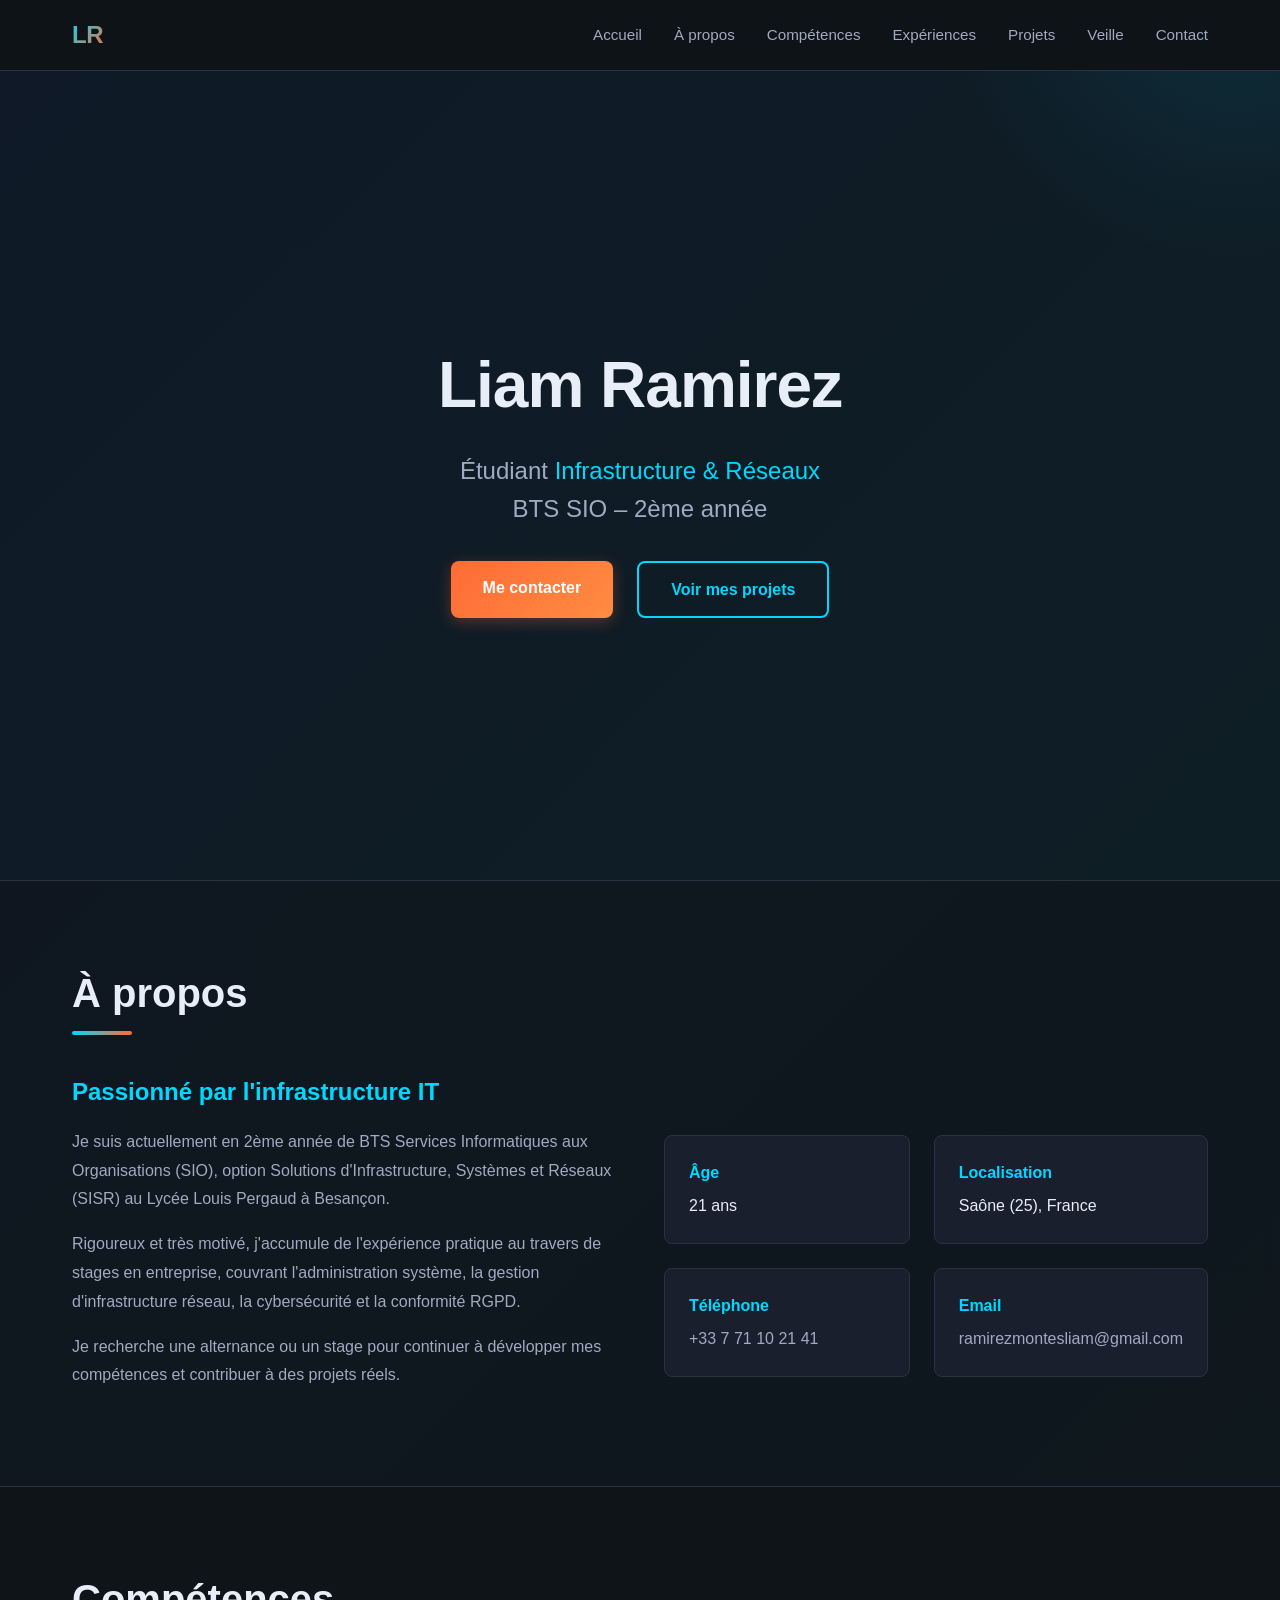
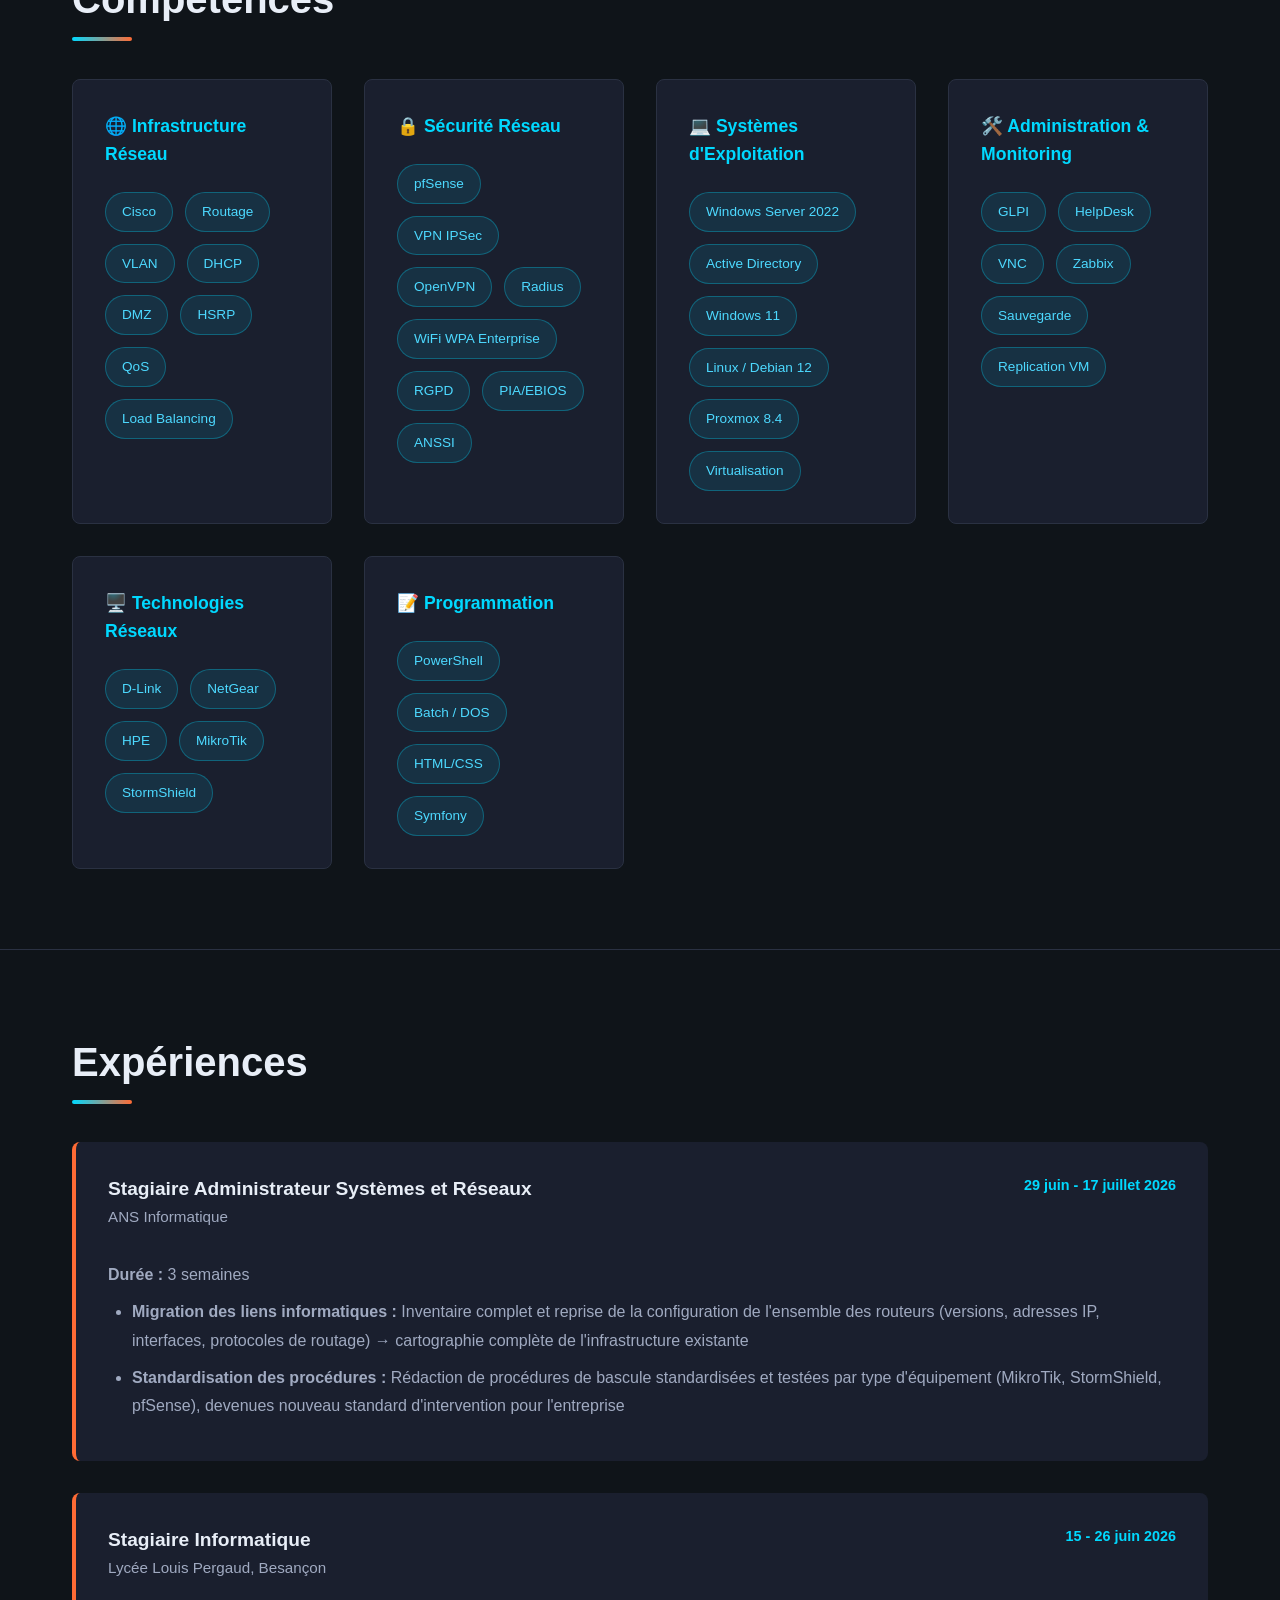
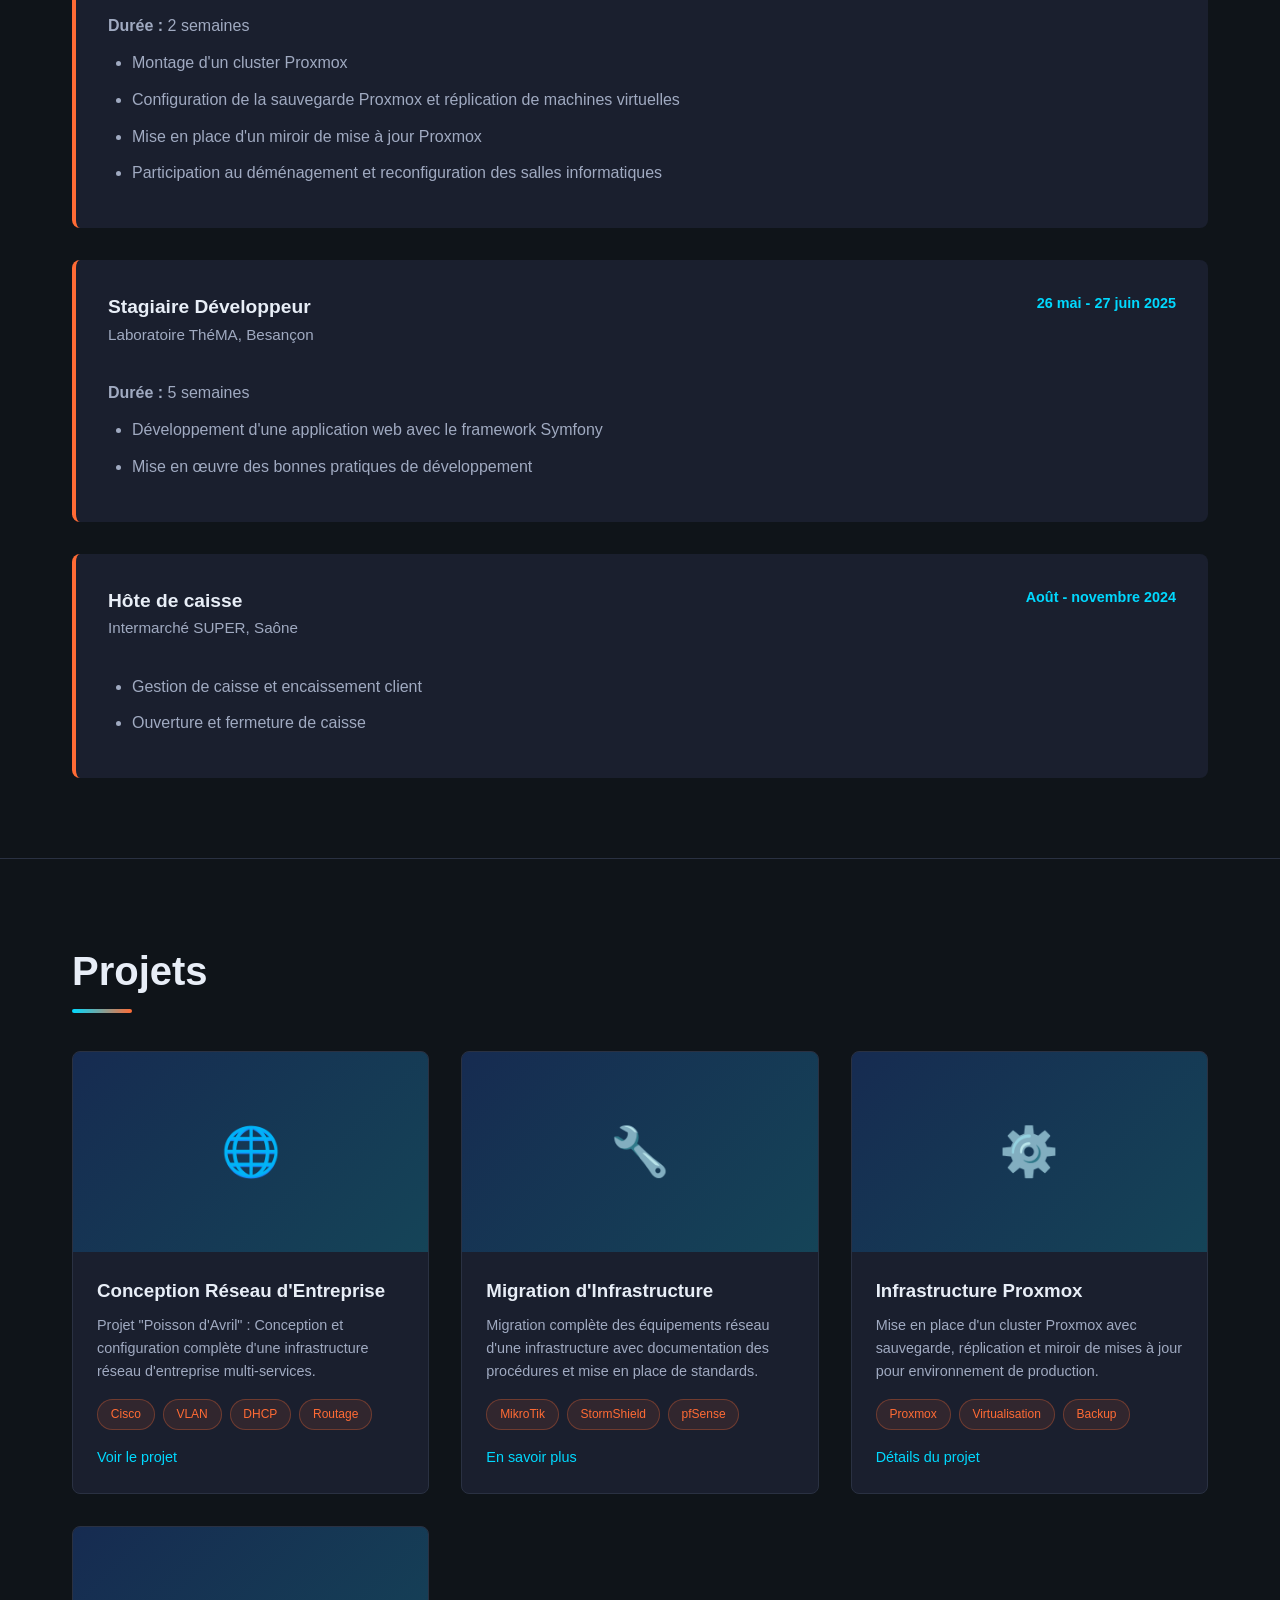
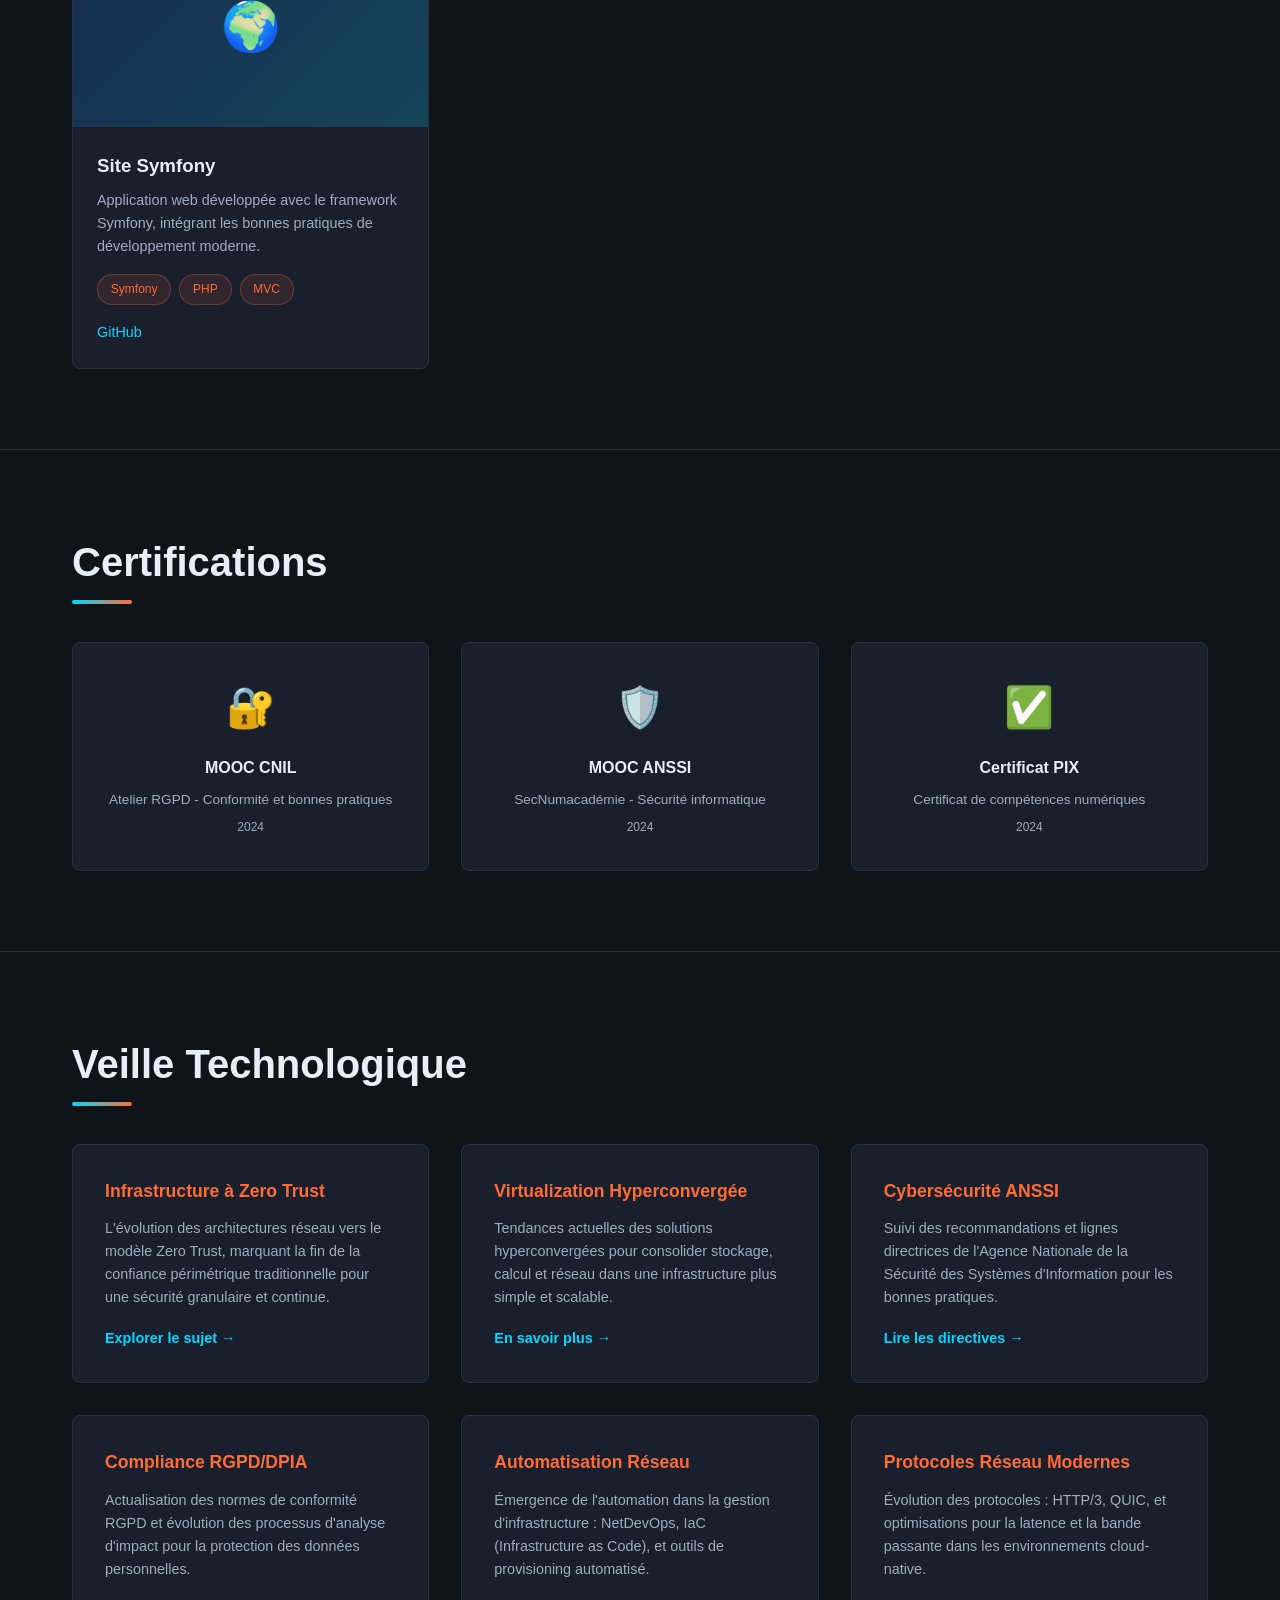
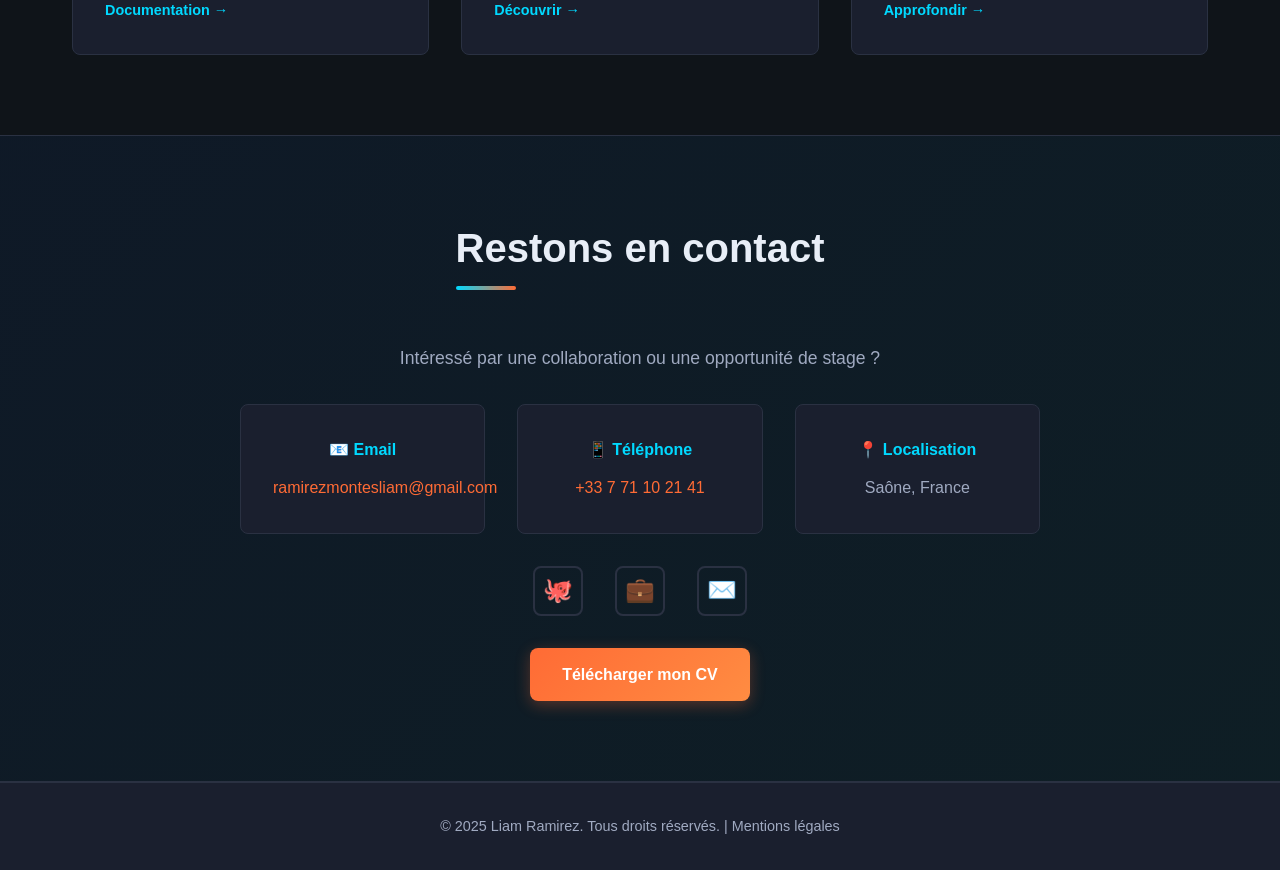
<file: portfolio.html>
<!DOCTYPE html>
<html lang="fr">
<head>
    <meta charset="UTF-8">
    <meta name="viewport" content="width=device-width, initial-scale=1.0">
    <meta name="description" content="Portfolio de Liam Ramirez, étudiant en BTS SIO SISR - Infrastructure, Systèmes et Réseaux">
    <title>Liam Ramirez | Infrastructure & Réseaux</title>
    <style>
        * {
            margin: 0;
            padding: 0;
            box-sizing: border-box;
        }

        :root {
            --bg-dark: #0f1419;
            --bg-card: #1a1f2e;
            --bg-accent: #0d47a1;
            --text-primary: #e8eef7;
            --text-secondary: #a0aac1;
            --cyan: #00d9ff;
            --cyan-light: #4dd9ff;
            --accent-orange: #ff6b35;
            --border: #2a3142;
        }

        html {
            scroll-behavior: smooth;
        }

        body {
            font-family: -apple-system, BlinkMacSystemFont, 'Segoe UI', Roboto, 'Helvetica Neue', Arial, sans-serif;
            background-color: var(--bg-dark);
            color: var(--text-primary);
            line-height: 1.6;
        }

        /* Header & Navigation */
        header {
            position: sticky;
            top: 0;
            z-index: 1000;
            background: rgba(15, 20, 25, 0.95);
            backdrop-filter: blur(8px);
            border-bottom: 1px solid var(--border);
        }

        nav {
            max-width: 1200px;
            margin: 0 auto;
            padding: 1rem 2rem;
            display: flex;
            justify-content: space-between;
            align-items: center;
        }

        .logo {
            font-size: 1.5rem;
            font-weight: 700;
            background: linear-gradient(135deg, var(--cyan), var(--accent-orange));
            -webkit-background-clip: text;
            -webkit-text-fill-color: transparent;
            background-clip: text;
            letter-spacing: -0.5px;
        }

        nav ul {
            display: flex;
            list-style: none;
            gap: 2rem;
            flex-wrap: wrap;
            justify-content: center;
        }

        nav a {
            color: var(--text-secondary);
            text-decoration: none;
            font-size: 0.95rem;
            transition: color 0.3s ease;
            position: relative;
        }

        nav a:hover {
            color: var(--cyan);
        }

        nav a::after {
            content: '';
            position: absolute;
            bottom: -4px;
            left: 0;
            width: 0;
            height: 2px;
            background: var(--cyan);
            transition: width 0.3s ease;
        }

        nav a:hover::after {
            width: 100%;
        }

        /* Hero Section */
        .hero {
            min-height: 90vh;
            display: flex;
            align-items: center;
            justify-content: center;
            background: linear-gradient(135deg, rgba(13, 71, 161, 0.1) 0%, rgba(0, 217, 255, 0.05) 100%);
            border-bottom: 1px solid var(--border);
            position: relative;
            overflow: hidden;
        }

        .hero::before {
            content: '';
            position: absolute;
            top: -50%;
            right: -20%;
            width: 600px;
            height: 600px;
            background: radial-gradient(circle, rgba(0, 217, 255, 0.1) 0%, transparent 70%);
            border-radius: 50%;
            pointer-events: none;
        }

        .hero-content {
            max-width: 1200px;
            width: 100%;
            padding: 2rem;
            margin: 0 auto;
            position: relative;
            z-index: 1;
            text-align: center;
        }

        .hero h1 {
            font-size: clamp(2.5rem, 8vw, 4rem);
            font-weight: 800;
            margin-bottom: 1rem;
            letter-spacing: -1px;
        }

        .hero .subtitle {
            font-size: 1.5rem;
            color: var(--text-secondary);
            margin-bottom: 2rem;
            font-weight: 300;
        }

        .hero-accent {
            color: var(--cyan);
        }

        .cta-buttons {
            display: flex;
            gap: 1.5rem;
            justify-content: center;
            flex-wrap: wrap;
            margin-top: 2rem;
        }

        .btn {
            padding: 0.875rem 2rem;
            border-radius: 8px;
            font-size: 1rem;
            font-weight: 600;
            text-decoration: none;
            transition: all 0.3s ease;
            cursor: pointer;
            border: none;
            display: inline-block;
        }

        .btn-primary {
            background: linear-gradient(135deg, var(--accent-orange), #ff8c42);
            color: white;
            box-shadow: 0 4px 15px rgba(255, 107, 53, 0.3);
        }

        .btn-primary:hover {
            transform: translateY(-2px);
            box-shadow: 0 6px 20px rgba(255, 107, 53, 0.4);
        }

        .btn-secondary {
            background: transparent;
            color: var(--cyan);
            border: 2px solid var(--cyan);
        }

        .btn-secondary:hover {
            background: rgba(0, 217, 255, 0.1);
            transform: translateY(-2px);
        }

        /* Container */
        .container {
            max-width: 1200px;
            margin: 0 auto;
            padding: 0 2rem;
        }

        /* Section */
        section {
            padding: 5rem 0;
            border-bottom: 1px solid var(--border);
        }

        section h2 {
            font-size: 2.5rem;
            font-weight: 800;
            margin-bottom: 3rem;
            position: relative;
            display: inline-block;
        }

        section h2::after {
            content: '';
            position: absolute;
            bottom: -10px;
            left: 0;
            height: 4px;
            width: 60px;
            background: linear-gradient(90deg, var(--cyan), var(--accent-orange));
            border-radius: 2px;
        }

        /* À propos */
        #apropos {
            background: linear-gradient(135deg, rgba(13, 71, 161, 0.05) 0%, rgba(0, 217, 255, 0.02) 100%);
        }

        .about-content {
            display: grid;
            grid-template-columns: 1fr 1fr;
            gap: 3rem;
            align-items: center;
        }

        .about-text h3 {
            font-size: 1.5rem;
            margin-bottom: 1rem;
            color: var(--cyan);
        }

        .about-text p {
            color: var(--text-secondary);
            margin-bottom: 1rem;
            line-height: 1.8;
        }

        .info-grid {
            display: grid;
            grid-template-columns: 1fr 1fr;
            gap: 1.5rem;
            margin-top: 2rem;
        }

        .info-item {
            background: var(--bg-card);
            padding: 1.5rem;
            border-radius: 8px;
            border: 1px solid var(--border);
        }

        .info-item strong {
            color: var(--cyan);
            display: block;
            margin-bottom: 0.5rem;
        }

        /* Compétences */
        .skills-grid {
            display: grid;
            grid-template-columns: repeat(auto-fit, minmax(250px, 1fr));
            gap: 2rem;
        }

        .skill-category {
            background: var(--bg-card);
            padding: 2rem;
            border-radius: 8px;
            border: 1px solid var(--border);
            transition: all 0.3s ease;
        }

        .skill-category:hover {
            border-color: var(--cyan);
            box-shadow: 0 4px 12px rgba(0, 217, 255, 0.1);
        }

        .skill-category h3 {
            color: var(--cyan);
            margin-bottom: 1.5rem;
            font-size: 1.1rem;
        }

        .skill-tags {
            display: flex;
            flex-wrap: wrap;
            gap: 0.75rem;
        }

        .skill-tag {
            background: rgba(0, 217, 255, 0.1);
            color: var(--cyan-light);
            padding: 0.5rem 1rem;
            border-radius: 20px;
            font-size: 0.85rem;
            border: 1px solid rgba(0, 217, 255, 0.3);
        }

        /* Expériences */
        .experiences {
            display: grid;
            gap: 2rem;
        }

        .experience-card {
            background: var(--bg-card);
            padding: 2rem;
            border-radius: 8px;
            border-left: 4px solid var(--accent-orange);
            transition: all 0.3s ease;
        }

        .experience-card:hover {
            border-left-color: var(--cyan);
            box-shadow: 0 4px 12px rgba(0, 217, 255, 0.1);
        }

        .experience-header {
            display: flex;
            justify-content: space-between;
            align-items: start;
            margin-bottom: 1rem;
            flex-wrap: wrap;
            gap: 1rem;
        }

        .experience-header h3 {
            font-size: 1.2rem;
            color: var(--text-primary);
        }

        .experience-date {
            color: var(--cyan);
            font-size: 0.9rem;
            font-weight: 600;
        }

        .experience-company {
            color: var(--text-secondary);
            font-size: 0.95rem;
            margin-bottom: 1rem;
        }

        .experience-details {
            color: var(--text-secondary);
            line-height: 1.8;
        }

        .experience-details ul {
            margin-left: 1.5rem;
            margin-top: 0.5rem;
        }

        .experience-details li {
            margin-bottom: 0.5rem;
        }

        /* Projets */
        .projects-grid {
            display: grid;
            grid-template-columns: repeat(auto-fit, minmax(300px, 1fr));
            gap: 2rem;
        }

        .project-card {
            background: var(--bg-card);
            border-radius: 8px;
            border: 1px solid var(--border);
            overflow: hidden;
            transition: all 0.3s ease;
        }

        .project-card:hover {
            border-color: var(--cyan);
            box-shadow: 0 8px 20px rgba(0, 217, 255, 0.15);
            transform: translateY(-4px);
        }

        .project-image {
            width: 100%;
            height: 200px;
            background: linear-gradient(135deg, rgba(13, 71, 161, 0.3) 0%, rgba(0, 217, 255, 0.2) 100%);
            display: flex;
            align-items: center;
            justify-content: center;
            font-size: 3rem;
            color: var(--cyan);
            font-weight: 700;
        }

        .project-content {
            padding: 1.5rem;
        }

        .project-content h3 {
            color: var(--text-primary);
            margin-bottom: 0.5rem;
        }

        .project-description {
            color: var(--text-secondary);
            font-size: 0.9rem;
            margin-bottom: 1rem;
            line-height: 1.6;
        }

        .project-tags {
            display: flex;
            flex-wrap: wrap;
            gap: 0.5rem;
            margin-bottom: 1rem;
        }

        .project-tag {
            background: rgba(255, 107, 53, 0.1);
            color: var(--accent-orange);
            padding: 0.3rem 0.8rem;
            border-radius: 16px;
            font-size: 0.75rem;
            border: 1px solid rgba(255, 107, 53, 0.3);
        }

        .project-links {
            display: flex;
            gap: 1rem;
        }

        .project-links a {
            color: var(--cyan);
            text-decoration: none;
            font-size: 0.9rem;
            transition: color 0.3s ease;
        }

        .project-links a:hover {
            color: var(--cyan-light);
        }

        /* Certifications */
        .certifications-grid {
            display: grid;
            grid-template-columns: repeat(auto-fit, minmax(200px, 1fr));
            gap: 2rem;
        }

        .cert-card {
            background: var(--bg-card);
            padding: 2rem;
            border-radius: 8px;
            border: 1px solid var(--border);
            text-align: center;
            transition: all 0.3s ease;
        }

        .cert-card:hover {
            border-color: var(--cyan);
            transform: translateY(-4px);
        }

        .cert-icon {
            font-size: 2.5rem;
            margin-bottom: 1rem;
        }

        .cert-card h3 {
            color: var(--text-primary);
            margin-bottom: 0.5rem;
            font-size: 1rem;
        }

        .cert-card p {
            color: var(--text-secondary);
            font-size: 0.85rem;
        }

        /* Veille Technologique */
        .watch-items {
            display: grid;
            grid-template-columns: repeat(auto-fit, minmax(280px, 1fr));
            gap: 2rem;
        }

        .watch-card {
            background: var(--bg-card);
            padding: 2rem;
            border-radius: 8px;
            border: 1px solid var(--border);
            transition: all 0.3s ease;
        }

        .watch-card:hover {
            border-color: var(--accent-orange);
            box-shadow: 0 4px 12px rgba(255, 107, 53, 0.1);
        }

        .watch-card h3 {
            color: var(--accent-orange);
            margin-bottom: 0.75rem;
            font-size: 1.1rem;
        }

        .watch-card p {
            color: var(--text-secondary);
            font-size: 0.9rem;
            line-height: 1.6;
            margin-bottom: 1rem;
        }

        .read-more {
            color: var(--cyan);
            text-decoration: none;
            font-size: 0.9rem;
            font-weight: 600;
        }

        .read-more:hover {
            text-decoration: underline;
        }

        /* Contact Section */
        #contact {
            background: linear-gradient(135deg, rgba(13, 71, 161, 0.1) 0%, rgba(0, 217, 255, 0.05) 100%);
        }

        .contact-content {
            max-width: 800px;
            margin: 0 auto;
            text-align: center;
        }

        .contact-info {
            display: grid;
            grid-template-columns: repeat(auto-fit, minmax(200px, 1fr));
            gap: 2rem;
            margin: 2rem 0;
        }

        .contact-item {
            background: var(--bg-card);
            padding: 2rem;
            border-radius: 8px;
            border: 1px solid var(--border);
        }

        .contact-item h3 {
            color: var(--cyan);
            margin-bottom: 0.75rem;
            font-size: 1rem;
        }

        .contact-item p {
            color: var(--text-secondary);
        }

        .contact-item a {
            color: var(--accent-orange);
            text-decoration: none;
            transition: color 0.3s ease;
        }

        .contact-item a:hover {
            color: var(--cyan);
        }

        .contact-links {
            display: flex;
            justify-content: center;
            gap: 2rem;
            margin-top: 2rem;
            flex-wrap: wrap;
        }

        .social-link {
            width: 50px;
            height: 50px;
            border: 2px solid var(--border);
            border-radius: 8px;
            display: flex;
            align-items: center;
            justify-content: center;
            text-decoration: none;
            color: var(--text-secondary);
            transition: all 0.3s ease;
            font-size: 1.5rem;
        }

        .social-link:hover {
            border-color: var(--cyan);
            color: var(--cyan);
            background: rgba(0, 217, 255, 0.1);
        }

        /* Footer */
        footer {
            background: var(--bg-card);
            border-top: 1px solid var(--border);
            padding: 2rem;
            text-align: center;
            color: var(--text-secondary);
            font-size: 0.9rem;
        }

        /* Responsive */
        @media (max-width: 768px) {
            nav {
                flex-direction: column;
                gap: 1rem;
            }

            nav ul {
                gap: 1rem;
            }

            .about-content {
                grid-template-columns: 1fr;
            }

            .info-grid {
                grid-template-columns: 1fr;
            }

            .experience-header {
                flex-direction: column;
            }

            section h2 {
                font-size: 1.8rem;
            }

            .hero h1 {
                font-size: 2rem;
            }

            .hero .subtitle {
                font-size: 1.1rem;
            }
        }

        /* Animations */
        @keyframes fadeInUp {
            from {
                opacity: 0;
                transform: translateY(20px);
            }
            to {
                opacity: 1;
                transform: translateY(0);
            }
        }

        .experience-card, .skill-category, .project-card, .cert-card, .watch-card {
            animation: fadeInUp 0.6s ease-out;
        }
    </style>
</head>
<body>
    <!-- Navigation -->
    <header>
        <nav>
            <div class="logo">LR</div>
            <ul>
                <li><a href="#accueil">Accueil</a></li>
                <li><a href="#apropos">À propos</a></li>
                <li><a href="#competences">Compétences</a></li>
                <li><a href="#experiences">Expériences</a></li>
                <li><a href="#projets">Projets</a></li>
                <li><a href="#veille">Veille</a></li>
                <li><a href="#contact">Contact</a></li>
            </ul>
        </nav>
    </header>

    <!-- Hero -->
    <section class="hero" id="accueil">
        <div class="hero-content">
            <h1>Liam Ramirez</h1>
            <p class="subtitle">
                Étudiant <span class="hero-accent">Infrastructure & Réseaux</span><br>
                BTS SIO – 2ème année
            </p>
            <div class="cta-buttons">
                <a href="#contact" class="btn btn-primary">Me contacter</a>
                <a href="#projets" class="btn btn-secondary">Voir mes projets</a>
            </div>
        </div>
    </section>

    <!-- À propos -->
    <section id="apropos">
        <div class="container">
            <h2>À propos</h2>
            
            <div class="about-content">
                <div class="about-text">
                    <h3>Passionné par l'infrastructure IT</h3>
                    <p>
                        Je suis actuellement en 2ème année de BTS Services Informatiques aux Organisations (SIO), option Solutions d'Infrastructure, Systèmes et Réseaux (SISR) au Lycée Louis Pergaud à Besançon.
                    </p>
                    <p>
                        Rigoureux et très motivé, j'accumule de l'expérience pratique au travers de stages en entreprise, couvrant l'administration système, la gestion d'infrastructure réseau, la cybersécurité et la conformité RGPD.
                    </p>
                    <p>
                        Je recherche une alternance ou un stage pour continuer à développer mes compétences et contribuer à des projets réels.
                    </p>
                </div>
                
                <div class="info-grid">
                    <div class="info-item">
                        <strong>Âge</strong>
                        21 ans
                    </div>
                    <div class="info-item">
                        <strong>Localisation</strong>
                        Saône (25), France
                    </div>
                    <div class="info-item">
                        <strong>Téléphone</strong>
                        <a href="tel:+33771102141" style="color: var(--text-secondary); text-decoration: none;">+33 7 71 10 21 41</a>
                    </div>
                    <div class="info-item">
                        <strong>Email</strong>
                        <a href="mailto:ramirezmontesliam@gmail.com" style="color: var(--text-secondary); text-decoration: none;">ramirezmontesliam@gmail.com</a>
                    </div>
                </div>
            </div>
        </div>
    </section>

    <!-- Compétences -->
    <section id="competences">
        <div class="container">
            <h2>Compétences</h2>
            
            <div class="skills-grid">
                <div class="skill-category">
                    <h3>🌐 Infrastructure Réseau</h3>
                    <div class="skill-tags">
                        <span class="skill-tag">Cisco</span>
                        <span class="skill-tag">Routage</span>
                        <span class="skill-tag">VLAN</span>
                        <span class="skill-tag">DHCP</span>
                        <span class="skill-tag">DMZ</span>
                        <span class="skill-tag">HSRP</span>
                        <span class="skill-tag">QoS</span>
                        <span class="skill-tag">Load Balancing</span>
                    </div>
                </div>

                <div class="skill-category">
                    <h3>🔒 Sécurité Réseau</h3>
                    <div class="skill-tags">
                        <span class="skill-tag">pfSense</span>
                        <span class="skill-tag">VPN IPSec</span>
                        <span class="skill-tag">OpenVPN</span>
                        <span class="skill-tag">Radius</span>
                        <span class="skill-tag">WiFi WPA Enterprise</span>
                        <span class="skill-tag">RGPD</span>
                        <span class="skill-tag">PIA/EBIOS</span>
                        <span class="skill-tag">ANSSI</span>
                    </div>
                </div>

                <div class="skill-category">
                    <h3>💻 Systèmes d'Exploitation</h3>
                    <div class="skill-tags">
                        <span class="skill-tag">Windows Server 2022</span>
                        <span class="skill-tag">Active Directory</span>
                        <span class="skill-tag">Windows 11</span>
                        <span class="skill-tag">Linux / Debian 12</span>
                        <span class="skill-tag">Proxmox 8.4</span>
                        <span class="skill-tag">Virtualisation</span>
                    </div>
                </div>

                <div class="skill-category">
                    <h3>🛠️ Administration & Monitoring</h3>
                    <div class="skill-tags">
                        <span class="skill-tag">GLPI</span>
                        <span class="skill-tag">HelpDesk</span>
                        <span class="skill-tag">VNC</span>
                        <span class="skill-tag">Zabbix</span>
                        <span class="skill-tag">Sauvegarde</span>
                        <span class="skill-tag">Replication VM</span>
                    </div>
                </div>

                <div class="skill-category">
                    <h3>🖥️ Technologies Réseaux</h3>
                    <div class="skill-tags">
                        <span class="skill-tag">D-Link</span>
                        <span class="skill-tag">NetGear</span>
                        <span class="skill-tag">HPE</span>
                        <span class="skill-tag">MikroTik</span>
                        <span class="skill-tag">StormShield</span>
                    </div>
                </div>

                <div class="skill-category">
                    <h3>📝 Programmation</h3>
                    <div class="skill-tags">
                        <span class="skill-tag">PowerShell</span>
                        <span class="skill-tag">Batch / DOS</span>
                        <span class="skill-tag">HTML/CSS</span>
                        <span class="skill-tag">Symfony</span>
                    </div>
                </div>
            </div>
        </div>
    </section>

    <!-- Expériences -->
    <section id="experiences">
        <div class="container">
            <h2>Expériences</h2>
            
            <div class="experiences">
                <div class="experience-card">
                    <div class="experience-header">
                        <div>
                            <h3>Stagiaire Administrateur Systèmes et Réseaux</h3>
                            <p class="experience-company">ANS Informatique</p>
                        </div>
                        <div class="experience-date">29 juin - 17 juillet 2026</div>
                    </div>
                    <div class="experience-details">
                        <p><strong>Durée :</strong> 3 semaines</p>
                        <ul>
                            <li><strong>Migration des liens informatiques :</strong> Inventaire complet et reprise de la configuration de l'ensemble des routeurs (versions, adresses IP, interfaces, protocoles de routage) → cartographie complète de l'infrastructure existante</li>
                            <li><strong>Standardisation des procédures :</strong> Rédaction de procédures de bascule standardisées et testées par type d'équipement (MikroTik, StormShield, pfSense), devenues nouveau standard d'intervention pour l'entreprise</li>
                        </ul>
                    </div>
                </div>

                <div class="experience-card">
                    <div class="experience-header">
                        <div>
                            <h3>Stagiaire Informatique</h3>
                            <p class="experience-company">Lycée Louis Pergaud, Besançon</p>
                        </div>
                        <div class="experience-date">15 - 26 juin 2026</div>
                    </div>
                    <div class="experience-details">
                        <p><strong>Durée :</strong> 2 semaines</p>
                        <ul>
                            <li>Montage d'un cluster Proxmox</li>
                            <li>Configuration de la sauvegarde Proxmox et réplication de machines virtuelles</li>
                            <li>Mise en place d'un miroir de mise à jour Proxmox</li>
                            <li>Participation au déménagement et reconfiguration des salles informatiques</li>
                        </ul>
                    </div>
                </div>

                <div class="experience-card">
                    <div class="experience-header">
                        <div>
                            <h3>Stagiaire Développeur</h3>
                            <p class="experience-company">Laboratoire ThéMA, Besançon</p>
                        </div>
                        <div class="experience-date">26 mai - 27 juin 2025</div>
                    </div>
                    <div class="experience-details">
                        <p><strong>Durée :</strong> 5 semaines</p>
                        <ul>
                            <li>Développement d'une application web avec le framework Symfony</li>
                            <li>Mise en œuvre des bonnes pratiques de développement</li>
                        </ul>
                    </div>
                </div>

                <div class="experience-card">
                    <div class="experience-header">
                        <div>
                            <h3>Hôte de caisse</h3>
                            <p class="experience-company">Intermarché SUPER, Saône</p>
                        </div>
                        <div class="experience-date">Août - novembre 2024</div>
                    </div>
                    <div class="experience-details">
                        <ul>
                            <li>Gestion de caisse et encaissement client</li>
                            <li>Ouverture et fermeture de caisse</li>
                        </ul>
                    </div>
                </div>
            </div>
        </div>
    </section>

    <!-- Projets -->
    <section id="projets">
        <div class="container">
            <h2>Projets</h2>
            
            <div class="projects-grid">
                <div class="project-card">
                    <div class="project-image">🌐</div>
                    <div class="project-content">
                        <h3>Conception Réseau d'Entreprise</h3>
                        <p class="project-description">
                            Projet "Poisson d'Avril" : Conception et configuration complète d'une infrastructure réseau d'entreprise multi-services.
                        </p>
                        <div class="project-tags">
                            <span class="project-tag">Cisco</span>
                            <span class="project-tag">VLAN</span>
                            <span class="project-tag">DHCP</span>
                            <span class="project-tag">Routage</span>
                        </div>
                        <div class="project-links">
                            <a href="#">Voir le projet</a>
                        </div>
                    </div>
                </div>

                <div class="project-card">
                    <div class="project-image">🔧</div>
                    <div class="project-content">
                        <h3>Migration d'Infrastructure</h3>
                        <p class="project-description">
                            Migration complète des équipements réseau d'une infrastructure avec documentation des procédures et mise en place de standards.
                        </p>
                        <div class="project-tags">
                            <span class="project-tag">MikroTik</span>
                            <span class="project-tag">StormShield</span>
                            <span class="project-tag">pfSense</span>
                        </div>
                        <div class="project-links">
                            <a href="#">En savoir plus</a>
                        </div>
                    </div>
                </div>

                <div class="project-card">
                    <div class="project-image">⚙️</div>
                    <div class="project-content">
                        <h3>Infrastructure Proxmox</h3>
                        <p class="project-description">
                            Mise en place d'un cluster Proxmox avec sauvegarde, réplication et miroir de mises à jour pour environnement de production.
                        </p>
                        <div class="project-tags">
                            <span class="project-tag">Proxmox</span>
                            <span class="project-tag">Virtualisation</span>
                            <span class="project-tag">Backup</span>
                        </div>
                        <div class="project-links">
                            <a href="#">Détails du projet</a>
                        </div>
                    </div>
                </div>

                <div class="project-card">
                    <div class="project-image">🌍</div>
                    <div class="project-content">
                        <h3>Site Symfony</h3>
                        <p class="project-description">
                            Application web développée avec le framework Symfony, intégrant les bonnes pratiques de développement moderne.
                        </p>
                        <div class="project-tags">
                            <span class="project-tag">Symfony</span>
                            <span class="project-tag">PHP</span>
                            <span class="project-tag">MVC</span>
                        </div>
                        <div class="project-links">
                            <a href="https://github.com/liamr25">GitHub</a>
                        </div>
                    </div>
                </div>
            </div>
        </div>
    </section>

    <!-- Certifications -->
    <section>
        <div class="container">
            <h2>Certifications</h2>
            
            <div class="certifications-grid">
                <div class="cert-card">
                    <div class="cert-icon">🔐</div>
                    <h3>MOOC CNIL</h3>
                    <p>Atelier RGPD - Conformité et bonnes pratiques</p>
                    <p style="font-size: 0.75rem; color: var(--text-secondary); margin-top: 0.5rem;">2024</p>
                </div>

                <div class="cert-card">
                    <div class="cert-icon">🛡️</div>
                    <h3>MOOC ANSSI</h3>
                    <p>SecNumacadémie - Sécurité informatique</p>
                    <p style="font-size: 0.75rem; color: var(--text-secondary); margin-top: 0.5rem;">2024</p>
                </div>

                <div class="cert-card">
                    <div class="cert-icon">✅</div>
                    <h3>Certificat PIX</h3>
                    <p>Certificat de compétences numériques</p>
                    <p style="font-size: 0.75rem; color: var(--text-secondary); margin-top: 0.5rem;">2024</p>
                </div>
            </div>
        </div>
    </section>

    <!-- Veille Technologique -->
    <section id="veille">
        <div class="container">
            <h2>Veille Technologique</h2>
            
            <div class="watch-items">
                <div class="watch-card">
                    <h3>Infrastructure à Zero Trust</h3>
                    <p>
                        L'évolution des architectures réseau vers le modèle Zero Trust, marquant la fin de la confiance périmétrique traditionnelle pour une sécurité granulaire et continue.
                    </p>
                    <a href="#" class="read-more">Explorer le sujet →</a>
                </div>

                <div class="watch-card">
                    <h3>Virtualization Hyperconvergée</h3>
                    <p>
                        Tendances actuelles des solutions hyperconvergées pour consolider stockage, calcul et réseau dans une infrastructure plus simple et scalable.
                    </p>
                    <a href="#" class="read-more">En savoir plus →</a>
                </div>

                <div class="watch-card">
                    <h3>Cybersécurité ANSSI</h3>
                    <p>
                        Suivi des recommandations et lignes directrices de l'Agence Nationale de la Sécurité des Systèmes d'Information pour les bonnes pratiques.
                    </p>
                    <a href="#" class="read-more">Lire les directives →</a>
                </div>

                <div class="watch-card">
                    <h3>Compliance RGPD/DPIA</h3>
                    <p>
                        Actualisation des normes de conformité RGPD et évolution des processus d'analyse d'impact pour la protection des données personnelles.
                    </p>
                    <a href="#" class="read-more">Documentation →</a>
                </div>

                <div class="watch-card">
                    <h3>Automatisation Réseau</h3>
                    <p>
                        Émergence de l'automation dans la gestion d'infrastructure : NetDevOps, IaC (Infrastructure as Code), et outils de provisioning automatisé.
                    </p>
                    <a href="#" class="read-more">Découvrir →</a>
                </div>

                <div class="watch-card">
                    <h3>Protocoles Réseau Modernes</h3>
                    <p>
                        Évolution des protocoles : HTTP/3, QUIC, et optimisations pour la latence et la bande passante dans les environnements cloud-native.
                    </p>
                    <a href="#" class="read-more">Approfondir →</a>
                </div>
            </div>
        </div>
    </section>

    <!-- Contact -->
    <section id="contact">
        <div class="container">
            <div class="contact-content">
                <h2>Restons en contact</h2>
                <p style="color: var(--text-secondary); font-size: 1.1rem; margin-top: 1rem;">
                    Intéressé par une collaboration ou une opportunité de stage ?
                </p>

                <div class="contact-info">
                    <div class="contact-item">
                        <h3>📧 Email</h3>
                        <p><a href="mailto:ramirezmontesliam@gmail.com">ramirezmontesliam@gmail.com</a></p>
                    </div>
                    <div class="contact-item">
                        <h3>📱 Téléphone</h3>
                        <p><a href="tel:+33771102141">+33 7 71 10 21 41</a></p>
                    </div>
                    <div class="contact-item">
                        <h3>📍 Localisation</h3>
                        <p>Saône, France</p>
                    </div>
                </div>

                <div class="contact-links">
                    <a href="https://github.com/liamr25" class="social-link" title="GitHub">🐙</a>
                    <a href="https://www.linkedin.com/in/liam-r-5562962b2/" class="social-link" title="LinkedIn">💼</a>
                    <a href="mailto:ramirezmontesliam@gmail.com" class="social-link" title="Email">✉️</a>
                </div>

                <div style="margin-top: 2rem;">
                    <a href="#" class="btn btn-primary">Télécharger mon CV</a>
                </div>
            </div>
        </div>
    </section>

    <!-- Footer -->
    <footer>
        <p>&copy; 2025 Liam Ramirez. Tous droits réservés. | <a href="#" style="color: var(--text-secondary); text-decoration: none;">Mentions légales</a></p>
    </footer>

    <script>
        // Smooth scroll behavior for navigation links
        document.querySelectorAll('a[href^="#"]').forEach(anchor => {
            anchor.addEventListener('click', function (e) {
                e.preventDefault();
                const target = document.querySelector(this.getAttribute('href'));
                if (target) {
                    target.scrollIntoView({ behavior: 'smooth' });
                }
            });
        });

        // Add animation on scroll
        const observerOptions = {
            threshold: 0.1,
            rootMargin: '0px 0px -100px 0px'
        };

        const observer = new IntersectionObserver(function(entries) {
            entries.forEach(entry => {
                if (entry.isIntersecting) {
                    entry.target.style.opacity = '1';
                    entry.target.style.animation = 'fadeInUp 0.6s ease-out forwards';
                }
            });
        }, observerOptions);

        document.querySelectorAll('.skill-category, .experience-card, .project-card, .cert-card, .watch-card').forEach(el => {
            el.style.opacity = '0';
            observer.observe(el);
        });
    </script>
</body>
</html>
</file>
<file: style.css>
/* ==========================================================================
   Liam Ramirez — Portfolio
   Style : Swiss Modernism — grille rationnelle, typographie forte,
   un seul accent. Clair par défaut, sombre selon l'appareil.
   ========================================================================== */

:root{
  --bg: #fafafa;
  --surface: #ffffff;
  --surface-2: #f4f4f5;
  --text: #09090b;
  --text-dim: #52525b;
  --text-faint: #6b6b74;
  --border: #e4e4e7;
  --border-strong: #d4d4d8;
  --accent: #2563eb;
  --accent-hover: #1d4ed8;
  --accent-soft: #eef3ff;
  --on-accent: #ffffff;
  --ok: #16a34a;
  --shadow: 0 1px 2px rgba(9,9,11,.04), 0 8px 24px -12px rgba(9,9,11,.12);

  --term-bg: #0f1115;
  --term-bar: #171a20;
  --term-text: #d4d4d8;
  --term-prompt: #7aa2ff;

  --font-display: "Outfit", system-ui, sans-serif;
  --font-body: "Work Sans", system-ui, sans-serif;
  --font-mono: "JetBrains Mono", ui-monospace, monospace;

  --max: 1120px;
  --radius: 14px;
  --radius-sm: 8px;
  --ease: cubic-bezier(.2,.7,.2,1);
  --nav-h: 64px;

  color-scheme: light;
}

@media (prefers-color-scheme: dark){
  :root{
    --bg: #0b0b0d;
    --surface: #131316;
    --surface-2: #1b1b1f;
    --text: #fafafa;
    --text-dim: #a1a1aa;
    --text-faint: #8b8b94;
    --border: #26262b;
    --border-strong: #34343a;
    --accent: #6b9bff;
    --accent-hover: #8fb3ff;
    --accent-soft: rgba(107,155,255,.12);
    --on-accent: #0b0b0d;
    --ok: #4ade80;
    --shadow: 0 1px 2px rgba(0,0,0,.3), 0 10px 30px -14px rgba(0,0,0,.6);
    color-scheme: dark;
  }
}

/* ---------- Base ---------- */
*,*::before,*::after{ box-sizing: border-box; margin: 0; padding: 0; }
html{ scroll-behavior: smooth; scroll-padding-top: calc(var(--nav-h) + 24px); -webkit-text-size-adjust: 100%; }
body{
  font-family: var(--font-body);
  font-size: 1rem;
  line-height: 1.65;
  color: var(--text);
  background: var(--bg);
  -webkit-font-smoothing: antialiased;
  overflow-x: hidden;
}
img,svg{ display: block; max-width: 100%; }
a{ color: inherit; text-decoration: none; }
ul,ol{ list-style: none; }
button{ font: inherit; color: inherit; background: none; border: 0; cursor: pointer; }
strong{ font-weight: 600; color: var(--text); }
sup{ font-size: .6em; }

:focus-visible{ outline: 2px solid var(--accent); outline-offset: 3px; border-radius: 4px; }

.skip-link{
  position: absolute; left: 1rem; top: -100px; z-index: 100;
  background: var(--accent); color: var(--on-accent);
  padding: .6rem 1rem; border-radius: var(--radius-sm); font-weight: 600;
}
.skip-link:focus{ top: 1rem; }

@media (prefers-reduced-motion: reduce){
  html{ scroll-behavior: auto; }
  *,*::before,*::after{ animation-duration: .01ms !important; animation-iteration-count: 1 !important; transition-duration: .01ms !important; }
}

/* ---------- Buttons ---------- */
.btn{
  display: inline-flex; align-items: center; justify-content: center; gap: .5rem;
  min-height: 46px; padding: 0 1.4rem;
  border-radius: 999px;
  font-family: var(--font-body); font-weight: 600; font-size: .95rem;
  border: 1px solid transparent;
  cursor: pointer;
  transition: background-color .2s var(--ease), border-color .2s var(--ease), color .2s var(--ease), box-shadow .2s var(--ease);
}
.btn--primary{ background: var(--text); color: var(--bg); }
.btn--primary:hover{ background: var(--accent); color: var(--on-accent); }
.btn--ghost{ border-color: var(--border-strong); color: var(--text); background: var(--surface); }
.btn--ghost:hover{ border-color: var(--text); }
.btn--sm{ min-height: 40px; padding: 0 1.1rem; font-size: .88rem; }

/* ---------- Status dot ---------- */
.dot{ width: 8px; height: 8px; border-radius: 50%; display: inline-block; flex: none; }
.dot--up{ background: var(--ok); box-shadow: 0 0 0 3px color-mix(in srgb, var(--ok) 20%, transparent); }

/* ==========================================================================
   NAV (flottante)
   ========================================================================== */
.site-nav{
  position: fixed; top: 12px; left: 12px; right: 12px; z-index: 50;
  max-width: calc(var(--max) + 48px); margin: 0 auto;
  background: color-mix(in srgb, var(--bg) 82%, transparent);
  backdrop-filter: saturate(160%) blur(14px);
  -webkit-backdrop-filter: saturate(160%) blur(14px);
  border: 1px solid var(--border);
  border-radius: 16px;
  overflow: hidden;
}
.nav-inner{
  height: var(--nav-h);
  display: flex; align-items: center; gap: 1.5rem;
  padding: 0 .75rem 0 1rem;
}
.nav-logo{ display: flex; align-items: center; gap: .6rem; }
.nav-logo__mark{
  width: 36px; height: 36px; border-radius: 10px;
  display: grid; place-items: center;
  background: var(--text); color: var(--bg);
  font-family: var(--font-display); font-weight: 700; font-size: .95rem; letter-spacing: -.02em;
}
.nav-links{ display: flex; gap: .25rem; margin-left: auto; }
.nav-links a{
  position: relative;
  padding: .5rem .75rem; border-radius: 999px;
  font-size: .9rem; font-weight: 500; color: var(--text-dim);
  transition: color .2s var(--ease), background-color .2s var(--ease);
}
.nav-links a:hover{ color: var(--text); background: var(--surface-2); }
.nav-links a.is-active{ color: var(--text); background: var(--surface-2); }
.nav-cta{ flex: none; }

.nav-toggle{
  display: none; width: 44px; height: 44px; margin-left: auto;
  flex-direction: column; justify-content: center; align-items: center; gap: 5px;
  border-radius: 10px;
}
.nav-toggle span{ width: 20px; height: 2px; background: var(--text); border-radius: 2px; transition: transform .25s var(--ease), opacity .2s; }
.nav-toggle[aria-expanded="true"] span:nth-child(1){ transform: translateY(7px) rotate(45deg); }
.nav-toggle[aria-expanded="true"] span:nth-child(2){ opacity: 0; }
.nav-toggle[aria-expanded="true"] span:nth-child(3){ transform: translateY(-7px) rotate(-45deg); }

.nav-progress{ position: absolute; left: 0; bottom: 0; height: 2px; width: 0; background: var(--accent); }

@media (max-width: 960px){
  .nav-cta{ display: none; }
  .nav-toggle{ display: flex; }
  .nav-links{
    position: fixed; top: calc(12px + var(--nav-h) + 8px); left: 12px; right: 12px;
    flex-direction: column; gap: 0;
    background: var(--surface); border: 1px solid var(--border); border-radius: 16px;
    padding: .5rem; box-shadow: var(--shadow);
    opacity: 0; transform: translateY(-8px); pointer-events: none;
    transition: opacity .2s var(--ease), transform .2s var(--ease);
  }
  .nav-links.is-open{ opacity: 1; transform: none; pointer-events: auto; }
  .nav-links a{ padding: .85rem 1rem; font-size: 1rem; border-radius: 10px; }
  .site-nav{ overflow: visible; }
}

/* ==========================================================================
   HERO
   ========================================================================== */
.hero{
  position: relative;
  min-height: 100svh;
  display: flex; align-items: center;
  padding: calc(var(--nav-h) + 72px) 0 72px;
  overflow: hidden;
}
.hero-grid{
  position: absolute; inset: 0; pointer-events: none;
  background-image:
    linear-gradient(var(--border) 1px, transparent 1px),
    linear-gradient(90deg, var(--border) 1px, transparent 1px);
  background-size: 64px 64px;
  mask-image: radial-gradient(ellipse 70% 60% at 70% 40%, #000 20%, transparent 75%);
  -webkit-mask-image: radial-gradient(ellipse 70% 60% at 70% 40%, #000 20%, transparent 75%);
  opacity: .7;
}
.hero-topology{
  position: absolute; right: -5%; top: 8%; width: 60%; height: 80%;
  color: var(--accent); opacity: .22; pointer-events: none;
}
.topo-pulse{ fill: var(--accent); }

.hero-inner{
  position: relative;
  width: 100%; max-width: var(--max); margin: 0 auto; padding: 0 1.5rem;
  display: grid; grid-template-columns: 1.25fr 1fr; gap: 3.5rem; align-items: center;
}
.hero-kicker{
  display: inline-flex; align-items: center; gap: .6rem;
  padding: .4rem .9rem .4rem .75rem;
  border: 1px solid var(--border); border-radius: 999px; background: var(--surface);
  font-family: var(--font-mono); font-size: .78rem; color: var(--text-dim);
  margin-bottom: 1.75rem;
}
.hero-title{
  font-family: var(--font-display);
  font-size: clamp(3rem, 8.5vw, 6.25rem);
  font-weight: 700; line-height: .95; letter-spacing: -.045em;
}
.hero-role{
  margin-top: 1.25rem;
  font-family: var(--font-display); font-weight: 500;
  font-size: clamp(1.15rem, 2.2vw, 1.5rem); letter-spacing: -.01em;
  color: var(--accent);
}
.hero-desc{ margin-top: 1.1rem; max-width: 34rem; color: var(--text-dim); font-size: 1.05rem; }
.hero-actions{ display: flex; flex-wrap: wrap; gap: .75rem; margin-top: 2.25rem; }

/* Terminal — reste sombre dans les deux thèmes */
.terminal{
  background: var(--term-bg);
  border: 1px solid #23262d;
  border-radius: var(--radius);
  box-shadow: 0 30px 60px -30px rgba(9,9,11,.45);
  overflow: hidden;
}
.terminal__bar{ display: flex; align-items: center; gap: .45rem; padding: .8rem 1rem; background: var(--term-bar); border-bottom: 1px solid #23262d; }
.terminal__dot{ width: 11px; height: 11px; border-radius: 50%; }
.terminal__dot--r{ background: #ff5f57; } .terminal__dot--y{ background: #febc2e; } .terminal__dot--g{ background: #28c840; }
.terminal__title{ margin-left: auto; margin-right: auto; font-family: var(--font-mono); font-size: .75rem; color: #8a8f99; transform: translateX(-18px); }
.terminal__body{
  min-height: 250px; padding: 1.25rem 1.3rem;
  font-family: var(--font-mono); font-size: .84rem; line-height: 1.7;
  color: var(--term-text); white-space: pre-wrap;
}
.terminal__body .p{ color: var(--term-prompt); }
.terminal__body .o{ color: #9ca3af; }
.terminal__cursor{ display: inline-block; width: 8px; height: 1.05em; background: var(--term-prompt); vertical-align: text-bottom; animation: blink 1s steps(2) infinite; }
@keyframes blink{ to{ opacity: 0; } }

@media (max-width: 900px){
  .hero{ min-height: auto; }
  .hero-inner{ grid-template-columns: 1fr; gap: 2.75rem; }
  .hero-topology{ width: 100%; right: -30%; opacity: .14; }
}

/* ==========================================================================
   SECTIONS
   ========================================================================== */
main{ counter-reset: sec; }
.section{ padding: 112px 0; position: relative; }
.section--alt{ background: var(--surface); border-block: 1px solid var(--border); }
.section-inner{ max-width: var(--max); margin: 0 auto; padding: 0 1.5rem; }

.section-title{
  counter-increment: sec;
  font-family: var(--font-display);
  font-size: clamp(2rem, 4.5vw, 3rem);
  font-weight: 700; letter-spacing: -.035em; line-height: 1.05;
}
.section-title::before{
  content: counter(sec, decimal-leading-zero) " /";
  display: block; margin-bottom: .9rem;
  font-family: var(--font-mono); font-size: .8rem; font-weight: 500; letter-spacing: .02em;
  color: var(--accent);
}
.section-lede{ margin-top: .9rem; max-width: 40rem; color: var(--text-dim); font-size: 1.08rem; }
.section-lede--mono{ font-family: var(--font-mono); font-size: .88rem; color: var(--text-faint); }
.section-lede--mono::before{ content: "$ "; color: var(--accent); }

@media (max-width: 620px){ .section{ padding: 80px 0; } }

/* ==========================================================================
   À PROPOS
   ========================================================================== */
.about-layout{ display: grid; grid-template-columns: 1.3fr 1fr; gap: 4rem; align-items: start; }
.about-copy .section-lede{ font-family: var(--font-display); font-size: 1.3rem; font-weight: 500; color: var(--text); letter-spacing: -.01em; margin-bottom: 1.5rem; }
.about-copy p + p{ margin-top: 1rem; }
.about-copy p:not(.section-lede){ color: var(--text-dim); max-width: 36rem; }

.about-panel{
  background: var(--surface); border: 1px solid var(--border); border-radius: var(--radius);
  box-shadow: var(--shadow); overflow: hidden;
}
.about-panel__head{
  display: flex; align-items: center; gap: .6rem;
  padding: .9rem 1.25rem; border-bottom: 1px solid var(--border);
  font-family: var(--font-mono); font-size: .78rem; color: var(--text-faint);
  background: var(--surface-2);
}
.about-facts{ padding: .25rem 1.25rem; }
.about-facts__row{ display: flex; justify-content: space-between; gap: 1rem; padding: .8rem 0; border-bottom: 1px solid var(--border); font-size: .93rem; }
.about-facts__row:last-child{ border-bottom: 0; }
.about-facts dt{ color: var(--text-faint); }
.about-facts dd{ font-weight: 500; text-align: right; overflow-wrap: anywhere; }
.about-facts dd a{ transition: color .2s var(--ease); }
.about-facts dd a:hover{ color: var(--accent); }
.about-panel__cta{ display: flex; margin: .5rem 1.25rem 1.25rem; }

@media (max-width: 860px){ .about-layout{ grid-template-columns: 1fr; gap: 2.5rem; } }

/* ==========================================================================
   COMPÉTENCES
   ========================================================================== */
.skills-grid{
  margin-top: 3rem;
  display: grid; grid-template-columns: repeat(3, 1fr);
  border-top: 1px solid var(--border); border-left: 1px solid var(--border);
}
.skill-panel{
  padding: 1.75rem 1.6rem 2rem;
  border-right: 1px solid var(--border); border-bottom: 1px solid var(--border);
  background: var(--surface);
  transition: background-color .2s var(--ease);
}
.skill-panel:hover{ background: var(--bg); }
.skill-panel__title{
  display: flex; align-items: center; gap: .75rem;
  font-family: var(--font-display); font-size: 1.15rem; font-weight: 600; letter-spacing: -.01em;
  margin-bottom: 1.25rem;
}
.skill-panel__icon{
  width: 40px; height: 40px; flex: none; display: grid; place-items: center;
  border-radius: 10px; background: var(--accent-soft); color: var(--accent);
}
.skill-list{ display: flex; flex-wrap: wrap; gap: .45rem; }
.skill-list li{
  padding: .32rem .7rem; border-radius: 999px;
  border: 1px solid var(--border); background: var(--bg);
  font-size: .84rem; color: var(--text-dim);
}
.skill-list .dot{ display: none; }

@media (max-width: 960px){ .skills-grid{ grid-template-columns: repeat(2, 1fr); } }
@media (max-width: 620px){ .skills-grid{ grid-template-columns: 1fr; } }

/* ==========================================================================
   PARCOURS (expériences & formation)
   ========================================================================== */
.trace{ margin-top: 3rem; position: relative; display: grid; gap: 1.25rem; }
.hop{ display: grid; grid-template-columns: 56px 1fr; gap: 1.5rem; position: relative; }
.hop:not(:last-child)::before{
  content: ""; position: absolute; left: 27px; top: 56px; bottom: -1.25rem;
  width: 1px; background: var(--border-strong);
}
.hop__marker{
  width: 56px; height: 56px; border-radius: 50%;
  display: grid; place-items: center;
  background: var(--surface); border: 1px solid var(--border-strong);
  position: relative; z-index: 1;
}
.hop__num{ font-family: var(--font-mono); font-size: .82rem; font-weight: 500; color: var(--accent); }
.hop__card{
  background: var(--surface); border: 1px solid var(--border); border-radius: var(--radius);
  padding: 1.6rem 1.75rem;
  transition: border-color .2s var(--ease), box-shadow .2s var(--ease);
}
.section--alt .hop__card, .section--alt .hop__marker{ background: var(--bg); }
.hop__card:hover{ border-color: var(--border-strong); box-shadow: var(--shadow); }
.hop__head{ display: flex; justify-content: space-between; align-items: flex-start; gap: 1rem; }
.hop__role{ font-family: var(--font-display); font-size: 1.2rem; font-weight: 600; letter-spacing: -.015em; line-height: 1.3; }
.hop__org{ margin-top: .25rem; color: var(--text-dim); font-size: .95rem; }
.hop__duration{
  flex: none; padding: .3rem .7rem; border-radius: 999px;
  background: var(--accent-soft); color: var(--accent);
  font-family: var(--font-mono); font-size: .74rem; font-weight: 500; white-space: nowrap;
}
.hop__dates{ margin-top: .6rem; font-family: var(--font-mono); font-size: .8rem; color: var(--text-faint); }
.hop__list{ margin-top: 1.1rem; padding-top: 1.1rem; border-top: 1px solid var(--border); display: grid; gap: .55rem; }
.hop__list li{ position: relative; padding-left: 1.2rem; color: var(--text-dim); font-size: .95rem; }
.hop__list li::before{ content: ""; position: absolute; left: 0; top: .7em; width: 6px; height: 1px; background: var(--accent); }

@media (max-width: 620px){
  .hop{ grid-template-columns: 1fr; gap: .75rem; }
  .hop:not(:last-child)::before, .hop__marker{ display: none; }
  .hop__card{ padding: 1.3rem 1.25rem; }
  .hop__head{ flex-direction: column-reverse; gap: .6rem; }
}

/* ==========================================================================
   PROJETS
   ========================================================================== */
.projects-grid{ margin-top: 3rem; display: grid; grid-template-columns: repeat(2, 1fr); gap: 1.25rem; }
.project-card{
  display: flex; flex-direction: column;
  background: var(--surface); border: 1px solid var(--border); border-radius: var(--radius);
  padding: 1.75rem;
  transition: border-color .2s var(--ease), box-shadow .2s var(--ease);
}
.project-card:hover{ border-color: var(--border-strong); box-shadow: var(--shadow); }
.project-card__icon{
  width: 44px; height: 44px; display: grid; place-items: center;
  border-radius: 12px; background: var(--text); color: var(--bg);
  margin-bottom: 1.4rem;
}
.project-card__title{ font-family: var(--font-display); font-size: 1.3rem; font-weight: 600; letter-spacing: -.02em; }
.project-card__desc{ margin-top: .6rem; color: var(--text-dim); font-size: .95rem; flex: 1; }
.tag-row{ display: flex; flex-wrap: wrap; gap: .4rem; margin-top: 1.25rem; }
.tag-row li{ font-family: var(--font-mono); font-size: .74rem; color: var(--text-faint); padding: .2rem .55rem; border: 1px solid var(--border); border-radius: 6px; }
.project-card__link{
  align-self: flex-start; margin-top: 1.4rem;
  display: inline-flex; align-items: center; gap: .35rem;
  font-weight: 600; font-size: .9rem; color: var(--accent);
  border-bottom: 1px solid transparent; transition: border-color .2s var(--ease);
}
.project-card__link::after{ content: "→"; transition: transform .2s var(--ease); }
.project-card__link[target="_blank"]::after{ content: ""; }
.project-card__link:hover{ border-color: var(--accent); }
.project-card__link:hover::after{ transform: translateX(3px); }

@media (max-width: 760px){ .projects-grid{ grid-template-columns: 1fr; } }

/* ==========================================================================
   CERTIFICATIONS
   ========================================================================== */
.certs-row{ margin-top: 3rem; display: grid; grid-template-columns: repeat(auto-fit, minmax(320px, 1fr)); gap: 1rem; }
.cert-badge{
  display: flex; flex-direction: column; gap: 1.1rem;
  background: var(--bg); border: 1px solid var(--border); border-radius: var(--radius);
  padding: 1.25rem;
  transition: border-color .2s var(--ease);
}
.cert-badge:hover{ border-color: var(--border-strong); }
.cert-badge__main{ display: flex; align-items: flex-start; gap: 1rem; flex: 1; }
.cert-badge__icon{
  width: 42px; height: 42px; flex: none; display: grid; place-items: center;
  border-radius: 10px; background: var(--accent-soft); color: var(--accent);
}
.cert-badge__title{ font-family: var(--font-display); font-size: 1rem; font-weight: 600; letter-spacing: -.01em; line-height: 1.3; }
.cert-badge__sub{ margin-top: .2rem; color: var(--text-dim); font-size: .86rem; }
.cert-badge__year{ margin-left: auto; flex: none; padding-top: .15rem; font-family: var(--font-mono); font-size: .74rem; color: var(--text-faint); white-space: nowrap; }
.cert-badge__actions{ display: flex; flex-wrap: wrap; gap: .5rem; padding-top: 1rem; border-top: 1px solid var(--border); }

.cert-btn{
  display: inline-flex; align-items: center; gap: .45rem;
  min-height: 40px; padding: 0 .95rem; border-radius: 999px;
  font-size: .86rem; font-weight: 600; cursor: pointer;
  background: var(--text); color: var(--bg); border: 1px solid var(--text);
  transition: background-color .2s var(--ease), border-color .2s var(--ease), color .2s var(--ease);
}
.cert-btn:hover{ background: var(--accent); border-color: var(--accent); color: var(--on-accent); }
.cert-btn--ghost{ background: var(--surface); color: var(--text); border-color: var(--border-strong); }
.cert-btn--ghost:hover{ background: var(--surface); color: var(--text); border-color: var(--text); }
.cert-btn__meta{ font-family: var(--font-mono); font-size: .7rem; font-weight: 400; color: var(--text-faint); }

@media (max-width: 400px){ .certs-row{ grid-template-columns: 1fr; } }

/* Visionneuse d'attestation */
.cert-viewer{
  width: min(960px, calc(100vw - 24px)); max-height: calc(100dvh - 24px);
  margin: auto; padding: 0; border: 1px solid var(--border); border-radius: 16px;
  background: var(--surface); color: var(--text); box-shadow: 0 30px 80px -20px rgba(0,0,0,.5);
  overflow: hidden;
}
.cert-viewer[open]{ display: flex; flex-direction: column; animation: viewer-in .2s var(--ease); }
.cert-viewer::backdrop{ background: rgba(9,9,11,.6); backdrop-filter: blur(4px); -webkit-backdrop-filter: blur(4px); }
@keyframes viewer-in{ from{ opacity: 0; transform: translateY(8px) scale(.98); } }
.cert-viewer__bar{
  display: flex; align-items: center; gap: .75rem;
  padding: .75rem .75rem .75rem 1.25rem; border-bottom: 1px solid var(--border);
}
.cert-viewer__title{ flex: 1; min-width: 0; font-family: var(--font-display); font-size: 1.05rem; font-weight: 600; letter-spacing: -.01em; white-space: nowrap; overflow: hidden; text-overflow: ellipsis; }
.cert-viewer__close{
  width: 44px; height: 44px; flex: none; display: grid; place-items: center; border-radius: 50%;
  transition: background-color .2s var(--ease);
}
.cert-viewer__close:hover{ background: var(--surface-2); }
.cert-viewer__body{
  overflow-y: auto; overscroll-behavior: contain;
  padding: 1.25rem; display: grid; gap: 1rem; background: var(--surface-2);
}
.cert-viewer__body img{
  width: 100%; height: auto; margin: 0 auto; border-radius: 6px;
  background: #fff; box-shadow: 0 1px 3px rgba(0,0,0,.12);
}
.cert-viewer__body img.is-portrait{ max-width: 640px; }
.cert-viewer__page{ font-family: var(--font-mono); font-size: .72rem; color: var(--text-faint); text-align: center; margin-top: -.5rem; }
html.has-modal{ overflow: hidden; }
@media (max-width: 520px){
  .cert-viewer__dl-label{ display: none; }
  .cert-viewer__body{ padding: .75rem; }
}
@media (prefers-reduced-motion: reduce){ .cert-viewer[open]{ animation: none; } }

/* ==========================================================================
   VEILLE
   ========================================================================== */
.feed{ margin-top: 3rem; border-top: 1px solid var(--text); }
.feed-item{
  display: grid; grid-template-columns: 110px 1fr; gap: 1.5rem;
  padding: 1.6rem 0; border-bottom: 1px solid var(--border);
}
.feed-item__tag{
  align-self: start; justify-self: start;
  font-family: var(--font-mono); font-size: .74rem; font-weight: 500; letter-spacing: .06em;
  color: var(--accent); padding: .25rem .55rem; border: 1px solid currentColor; border-radius: 6px;
}
.feed-item__title{ font-family: var(--font-display); font-size: 1.2rem; font-weight: 600; letter-spacing: -.015em; }
.feed-item__body p{ margin-top: .4rem; color: var(--text-dim); max-width: 46rem; }
.feed-item__body a{
  display: inline-block; margin-top: .7rem;
  font-size: .88rem; font-weight: 600; color: var(--text);
  border-bottom: 1px solid var(--border-strong); transition: border-color .2s var(--ease), color .2s var(--ease);
}
.feed-item__body a:hover{ color: var(--accent); border-color: var(--accent); }

@media (max-width: 620px){ .feed-item{ grid-template-columns: 1fr; gap: .75rem; } }

/* ==========================================================================
   CONTACT
   ========================================================================== */
.contact{ background: var(--text); color: var(--bg); }
.contact .section-title::before{ color: #7aa2ff; }
@media (prefers-color-scheme: dark){ .contact{ background: var(--surface); color: var(--text); border-top: 1px solid var(--border); } }
.contact .section-lede{ color: color-mix(in srgb, currentColor 70%, transparent); }

.contact-grid{ margin-top: 3rem; display: grid; gap: 1.5rem; }
.contact-primary__label{ font-family: var(--font-mono); font-size: .78rem; opacity: .65; }
.contact-primary__row{ margin-top: .5rem; display: flex; flex-wrap: wrap; align-items: center; gap: 1rem; }
.contact-primary__value{
  font-family: var(--font-display); font-weight: 600;
  font-size: clamp(1.4rem, 4.6vw, 2.75rem); letter-spacing: -.03em;
  overflow-wrap: anywhere;
  border-bottom: 2px solid transparent; transition: border-color .2s var(--ease);
}
.contact-primary__value:hover{ border-color: var(--accent); }
.copy-btn{
  display: inline-flex; align-items: center; gap: .45rem;
  min-height: 40px; padding: 0 .95rem; border-radius: 999px;
  border: 1px solid color-mix(in srgb, currentColor 30%, transparent);
  font-size: .85rem; font-weight: 500;
  transition: border-color .2s var(--ease), background-color .2s var(--ease);
}
.copy-btn:hover{ border-color: currentColor; }
.copy-btn.is-copied{ background: var(--ok); border-color: var(--ok); color: #fff; }

.contact-cards{ display: grid; grid-template-columns: repeat(auto-fit, minmax(260px, 1fr)); gap: 1rem; margin-top: 1rem; }
.contact-card{
  display: flex; align-items: center; gap: 1rem;
  padding: 1.15rem 1.25rem; border-radius: var(--radius);
  border: 1px solid color-mix(in srgb, currentColor 18%, transparent);
  transition: border-color .2s var(--ease);
}
a.contact-card:hover{ border-color: currentColor; }
.contact-card__icon{
  width: 42px; height: 42px; flex: none; display: grid; place-items: center; border-radius: 10px;
  background: color-mix(in srgb, currentColor 10%, transparent);
}
.contact-card__label{ display: block; font-size: .8rem; opacity: .65; }
.contact-card__value{ display: block; font-weight: 600; }

.contact-footer{
  margin-top: 1rem; padding-top: 1.75rem;
  border-top: 1px solid color-mix(in srgb, currentColor 18%, transparent);
  display: flex; flex-wrap: wrap; justify-content: space-between; align-items: center; gap: 1rem;
}
.social-row{ display: flex; gap: .6rem; }
.social-icon{
  width: 46px; height: 46px; display: grid; place-items: center; border-radius: 50%;
  border: 1px solid color-mix(in srgb, currentColor 22%, transparent);
  transition: border-color .2s var(--ease), color .2s var(--ease);
}
.social-icon:hover{ border-color: var(--accent); color: var(--accent); }
.contact .btn--primary{ background: var(--accent); color: #fff; }
.contact .btn--primary:hover{ background: var(--accent-hover); }
@media (prefers-color-scheme: dark){ .contact .btn--primary{ color: #0b0b0d; } }

@media (max-width: 620px){ .contact-cards{ grid-template-columns: 1fr; } }

/* ==========================================================================
   FOOTER & TO-TOP
   ========================================================================== */
.site-footer{ padding: 1.75rem 0; border-top: 1px solid var(--border); font-size: .85rem; color: var(--text-faint); }
.site-footer__inner{ display: flex; justify-content: space-between; gap: 1rem; flex-wrap: wrap; }
.site-footer a:hover{ color: var(--text); }

.to-top{
  position: fixed; right: 1.25rem; bottom: 1.25rem; z-index: 40;
  width: 46px; height: 46px; display: grid; place-items: center; border-radius: 50%;
  background: var(--surface); border: 1px solid var(--border-strong); box-shadow: var(--shadow);
  opacity: 0; transform: translateY(10px); pointer-events: none;
  transition: opacity .25s var(--ease), transform .25s var(--ease), border-color .2s;
}
.to-top.is-visible{ opacity: 1; transform: none; pointer-events: auto; }
.to-top:hover{ border-color: var(--text); }

/* ==========================================================================
   APPARITION AU DÉFILEMENT
   ========================================================================== */
.reveal{ opacity: 0; transform: translateY(16px); transition: opacity .6s var(--ease), transform .6s var(--ease); }
.reveal.is-in{ opacity: 1; transform: none; }
@media (prefers-reduced-motion: reduce){ .reveal{ opacity: 1; transform: none; } }
</file>
